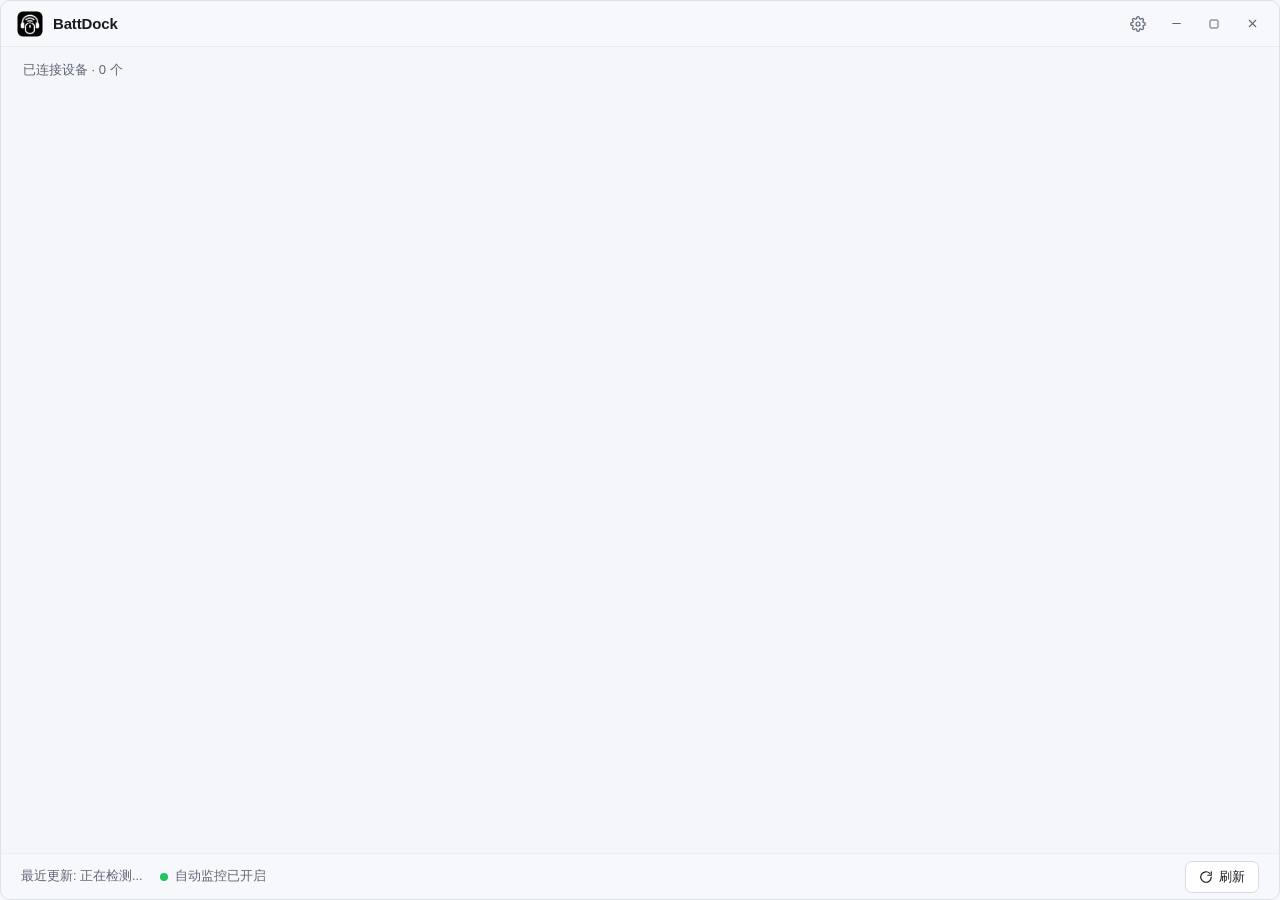
<file: ui/index.html>
<!DOCTYPE html>
<html lang="zh-CN">
<head>
<meta charset="UTF-8" />
<meta name="viewport" content="width=device-width, initial-scale=1.0" />
<title>BattDock</title>
<link rel="stylesheet" href="./common.css" />
<style>
  .main-body {
    flex: 1;
    min-height: 0;
    overflow-y: auto;
    padding: 14px 20px 16px;
    display: flex;
    flex-direction: column;
    gap: 10px;
  }

  .section-meta {
    flex-shrink: 0;
    font-size: 13px;
    color: var(--text-secondary);
    padding: 0 2px 2px;
    display: flex;
    align-items: center;
    justify-content: space-between;
  }

  .device-list {
    display: flex;
    flex-direction: column;
    gap: 10px;
  }

  /* 列表密度变体 */
  .density-compact .device-list { gap: 7px; }
  .density-compact .device-card { padding: 9px 14px; }
  .density-standard .device-list { gap: 9px; }
  .density-standard .device-card { padding: 11px 16px; }
  .density-comfortable .device-list { gap: 10px; }
  .density-comfortable .device-card { padding: 13px 16px; }

  /* 设备卡片：状态颜色 200ms 平滑过渡 */
  .device-card {
    flex-shrink: 0;
    background: var(--bg-card);
    border: 1px solid var(--border-card);
    border-radius: 11px;
    box-shadow: var(--shadow-card);
    transition: background-color 200ms var(--ease-out), border-color 200ms var(--ease-out), opacity 200ms var(--ease-out);
  }

  .device-card:hover {
    border-color: var(--border-input);
  }

  .device-card.level-tier2 {
    background: var(--warn-card-bg);
    border-color: var(--warn-card-border);
  }

  .device-card.level-tier3 {
    background: var(--crit-card-bg);
    border-color: var(--crit-card-border);
  }

  .device-card.level-offline {
    opacity: 0.72;
  }

  .card-row {
    display: flex;
    align-items: center;
    gap: 14px;
  }

  .dev-icon-box {
    width: 42px;
    height: 42px;
    border-radius: 10px;
    background: var(--bg-icon-box);
    color: var(--text-primary);
    display: flex;
    align-items: center;
    justify-content: center;
    flex-shrink: 0;
    transition: background-color 200ms var(--ease-out);
  }

  .level-tier2 .dev-icon-box { background: var(--warn-icon-bg); }
  .level-tier3 .dev-icon-box { background: var(--crit-icon-bg); }
  .hide-icons .dev-icon-box { display: none; }

  .dev-main {
    flex: 1;
    min-width: 0;
    display: flex;
    flex-direction: column;
    gap: 4px;
  }

  .dev-name-line {
    display: flex;
    align-items: center;
    gap: 8px;
    min-width: 0;
  }

  .dev-name {
    font-size: 14.5px;
    font-weight: 600;
    letter-spacing: -0.01em;
    color: var(--text-primary);
    white-space: nowrap;
    overflow: hidden;
    text-overflow: ellipsis;
  }

  .dev-sub {
    font-size: 12px;
    color: var(--text-secondary);
    display: flex;
    align-items: center;
    gap: 6px;
    flex-wrap: wrap;
  }

  .chg-inline {
    display: inline-flex;
    align-items: center;
    gap: 3px;
    color: var(--bat-charging);
    font-weight: 500;
    line-height: 1.35;
  }

  .status-bolt {
    display: block;
    flex: none;
    color: var(--bat-charging);
  }

  /* 电量进度条：350ms 宽度平滑过渡 + 200ms 状态色平滑过渡 */
  .progress-wrap {
    margin-top: 6px;
    width: 100%;
    height: 6px;
    border-radius: 999px;
    background: var(--track-bg);
    overflow: hidden;
  }

  .hide-bars .progress-wrap { display: none; }

  .progress-fill {
    height: 100%;
    border-radius: 999px;
    transition: width 350ms var(--ease-out), background-color 200ms var(--ease-out);
  }

  .fill-normal, .fill-charging { background: var(--bat-normal); }
  .fill-tier1 { background: var(--bat-tier1); }
  .fill-tier2 { background: var(--bat-tier2); }
  .fill-tier3 { background: var(--bat-tier3); }
  .fill-offline, .fill-unknown { background: var(--bat-offline); }

  .dev-right {
    flex-shrink: 0;
    display: flex;
    align-items: center;
    gap: 8px;
    margin-left: 6px;
  }

  .status-pill {
    display: inline-flex;
    align-items: center;
    gap: 4px;
    padding: 2px 8px;
    border-radius: 6px;
    font-size: 11.5px;
    font-weight: 500;
    transition: background-color 200ms var(--ease-out), color 200ms var(--ease-out);
  }

  .status-pill.warn {
    background: var(--warn-badge-bg);
    color: var(--warn-badge-text);
  }

  .status-pill.crit {
    background: var(--crit-badge-bg);
    color: var(--crit-badge-text);
  }

  .dev-pct {
    font-size: 18px;
    font-weight: 700;
    font-variant-numeric: tabular-nums;
    letter-spacing: -0.02em;
    color: var(--text-primary);
    min-width: 48px;
    text-align: right;
    display: inline-flex;
    align-items: center;
    justify-content: flex-end;
    gap: 4px;
    transition: color 200ms var(--ease-out);
  }

  .dev-pct.warn { color: var(--warn-pct-text); }
  .dev-pct.crit { color: var(--crit-pct-text); }
  .dev-pct.muted {
    color: var(--text-muted);
    font-size: 14px;
    font-weight: 600;
  }

  /* 多电池耳塞组合卡片 */
  .sub-grid {
    margin-top: 12px;
    padding-left: 56px;
    display: grid;
    grid-template-columns: repeat(3, 1fr);
    gap: 0;
  }

  .hide-icons .sub-grid { padding-left: 0; }

  .sub-item {
    padding: 0 16px 0 0;
    display: flex;
    flex-direction: column;
    gap: 6px;
  }

  .sub-item + .sub-item {
    padding-left: 16px;
    border-left: 1px solid var(--border-hairline);
  }

  .sub-head {
    display: flex;
    align-items: center;
    gap: 8px;
  }

  .sub-ico {
    color: var(--text-secondary);
    display: inline-flex;
    flex-shrink: 0;
  }

  .sub-meta {
    display: flex;
    flex-direction: column;
    line-height: 1.25;
  }

  .sub-title {
    font-size: 11.5px;
    color: var(--text-secondary);
  }

  .sub-pct {
    display: inline-flex;
    align-items: center;
    gap: 3px;
    font-size: 14.5px;
    font-weight: 700;
    font-variant-numeric: tabular-nums;
    color: var(--text-primary);
  }

  .sub-pct.unknown {
    font-size: 12.5px;
    font-weight: 500;
    color: var(--text-muted);
  }

  /* 空状态 */
  .empty-state {
    flex: 1;
    min-height: 240px;
    display: flex;
    flex-direction: column;
    align-items: center;
    justify-content: center;
    gap: 10px;
    text-align: center;
    background: var(--bg-card);
    border: 1px dashed var(--border-input);
    border-radius: 12px;
    padding: 28px 20px;
    color: var(--text-secondary);
  }

  .empty-ico {
    width: 52px;
    height: 52px;
    border-radius: 14px;
    background: var(--bg-icon-box);
    display: flex;
    align-items: center;
    justify-content: center;
    color: var(--text-muted);
  }

  .empty-title {
    font-size: 15px;
    font-weight: 600;
    color: var(--text-primary);
  }

  .empty-desc {
    font-size: 12.5px;
    max-width: 340px;
    color: var(--text-secondary);
  }

  /* 底部状态栏 */
  .statusbar {
    flex-shrink: 0;
    height: 46px;
    padding: 0 20px;
    background: var(--bg-titlebar);
    border-top: 1px solid var(--border-hairline);
    display: flex;
    align-items: center;
    justify-content: space-between;
    font-size: 12.5px;
    font-variant-numeric: tabular-nums;
    color: var(--text-secondary);
  }

  .status-left {
    display: flex;
    align-items: center;
    gap: 18px;
  }

  .monitor-state {
    display: inline-flex;
    align-items: center;
    gap: 7px;
  }

  .status-dot {
    width: 8px;
    height: 8px;
    border-radius: 50%;
    background: #22C55E;
    transition: background-color 200ms var(--ease-out);
  }

  .status-dot.paused {
    background: #94A3B8;
  }

  @media (prefers-reduced-motion: no-preference) {
    :root[data-anim="on"]:not([data-window-hidden]) .status-dot:not(.paused),
    :root[data-anim="on"]:not([data-window-hidden]) .is-charging > .status-bolt {
      animation: status-breathe 2.6s ease-in-out infinite;
    }
  }

  @keyframes status-breathe {
    0%, 100% { opacity: 1; transform: scale(1); }
    50% { opacity: 0.58; transform: scale(0.92); }
  }

  .refresh-btn.spinning svg {
    animation: spin 600ms linear 1;
  }

  .status-right {
    display: flex;
    align-items: center;
    gap: 10px;
  }

  .update-pill {
    display: none;
    align-items: center;
    gap: 6px;
    height: 30px;
    padding: 0 11px;
    border-radius: 999px;
    border: 1px solid rgba(59, 130, 246, 0.28);
    background: var(--brand-soft);
    color: var(--brand);
    font-size: 12px;
    font-weight: 600;
    cursor: pointer;
    transition: background-color 120ms var(--ease-out), transform 100ms var(--ease-out);
  }
  .update-pill.show { display: inline-flex; }
  .update-pill:hover { background: rgba(59, 130, 246, 0.18); }
  .update-pill:active { transform: scale(0.97); }

  @keyframes spin {
    from { transform: rotate(0deg); }
    to { transform: rotate(360deg); }
  }
</style>
</head>
<body>
  <div id="toast" class="toast-bar"></div>
  <div id="appShell" class="app-shell density-comfortable">
    <!-- 顶部标题栏 -->
    <div id="titlebar" class="titlebar">
      <div class="titlebar-left">
        <div class="app-logo" aria-hidden="true">
          <img src="../assets/app_logo.png" alt="BattDock" />
        </div>
        <span class="app-title">BattDock</span>
      </div>
      <div class="titlebar-controls">
        <button class="win-btn" title="设置" onclick="openSettings()">
          <svg width="16" height="16" viewBox="0 0 24 24" fill="none" stroke="currentColor" stroke-width="1.8" stroke-linecap="round" stroke-linejoin="round">
            <circle cx="12" cy="12" r="3"/>
            <path d="M19.4 15a1.65 1.65 0 0 0 .33 1.82l.06.06a2 2 0 1 1-2.83 2.83l-.06-.06a1.65 1.65 0 0 0-1.82-.33 1.65 1.65 0 0 0-1 1.51V21a2 2 0 1 1-4 0v-.09A1.65 1.65 0 0 0 9 19.4a1.65 1.65 0 0 0-1.82.33l-.06.06a2 2 0 1 1-2.83-2.83l.06-.06a1.65 1.65 0 0 0 .33-1.82 1.65 1.65 0 0 0-1.51-1H3a2 2 0 1 1 0-4h.09A1.65 1.65 0 0 0 4.6 9a1.65 1.65 0 0 0-.33-1.82l-.06-.06a2 2 0 1 1 2.83-2.83l.06.06a1.65 1.65 0 0 0 1.82.33H9a1.65 1.65 0 0 0 1-1.51V3a2 2 0 1 1 4 0v.09a1.65 1.65 0 0 0 1 1.51 1.65 1.65 0 0 0 1.82-.33l.06-.06a2 2 0 1 1 2.83 2.83l-.06.06a1.65 1.65 0 0 0-.33 1.82V9c.26.604.852.997 1.51 1H21a2 2 0 1 1 0 4h-.09a1.65 1.65 0 0 0-1.51 1z"/>
          </svg>
        </button>
        <button class="win-btn" title="最小化" onclick="minimizeWin()">
          <svg width="13" height="13" viewBox="0 0 24 24" fill="none" stroke="currentColor" stroke-width="2" stroke-linecap="round">
            <line x1="5" y1="12" x2="19" y2="12"/>
          </svg>
        </button>
        <button id="maxBtn" class="win-btn" title="最大化" onclick="toggleMax()">
          <svg width="12" height="12" viewBox="0 0 24 24" fill="none" stroke="currentColor" stroke-width="2" stroke-linejoin="round">
            <rect x="4" y="4" width="16" height="16" rx="2"/>
          </svg>
        </button>
        <button class="win-btn close" title="关闭" onclick="closeWin()">
          <svg width="13" height="13" viewBox="0 0 24 24" fill="none" stroke="currentColor" stroke-width="2" stroke-linecap="round">
            <line x1="6" y1="6" x2="18" y2="18"/>
            <line x1="18" y1="6" x2="6" y2="18"/>
          </svg>
        </button>
      </div>
    </div>

    <!-- 主内容区 -->
    <main class="main-body">
      <div class="section-meta">
        <span id="deviceCountText">已连接设备 · 0 个</span>
      </div>
      <div id="deviceList" class="device-list"></div>
    </main>

    <!-- 底部状态栏 -->
    <footer class="statusbar">
      <div class="status-left">
        <span id="updatedText">最近更新: 正在检测...</span>
        <span class="monitor-state">
          <span id="monitorDot" class="status-dot"></span>
          <span id="monitorText">自动监控已开启</span>
        </span>
      </div>
      <div class="status-right">
        <button id="updatePill" class="update-pill" onclick="openUpdateSettings()" title="点击查看并更新软件">
          <svg width="13" height="13" viewBox="0 0 24 24" fill="none" stroke="currentColor" stroke-width="2.2" stroke-linecap="round" stroke-linejoin="round"><path d="M12 19V5"/><polyline points="5 12 12 5 19 12"/></svg>
          <span id="updatePillText">发现新版本</span>
        </button>
        <button id="refreshBtn" class="btn refresh-btn" onclick="refreshNow()">
          <svg width="14" height="14" viewBox="0 0 24 24" fill="none" stroke="currentColor" stroke-width="2" stroke-linecap="round" stroke-linejoin="round">
            <path d="M21 12a9 9 0 1 1-2.64-6.36"/>
            <polyline points="21 3 21 9 15 9"/>
          </svg>
          <span id="refreshLabel">刷新</span>
        </button>
      </div>
    </footer>
  </div>

<script>
  let appState = null;
  let refreshTimer = null;
  // 按 device_id 复用卡片 DOM，确保进度条仅在真实电量变动时触发 350ms 过渡，零闪烁
  const cardRegistry = new Map();

  const ICONS = {
    mouse: `<svg width="20" height="20" viewBox="0 0 24 24" fill="currentColor" aria-hidden="true"><path d="M11.35 2.05V4.25C10.5 4.45 9.95 5.18 9.95 6.08V7.92C9.95 8.82 10.5 9.55 11.35 9.75V10.15H6V8C6 4.78 8.35 2.26 11.35 2.05Z"/><path d="M12.65 2.05C15.65 2.26 18 4.78 18 8V10.15H12.65V9.75C13.5 9.55 14.05 8.82 14.05 7.92V6.08C14.05 5.18 13.5 4.45 12.65 4.25V2.05Z"/><rect x="11.0" y="5.1" width="2.0" height="3.8" rx="1.0"/><path d="M6 11.45H18V15.35C18 19.12 15.38 22 12 22C8.62 22 6 19.12 6 15.35V11.45Z"/></svg>`,
    headset: `<svg width="20" height="20" viewBox="0 0 24 24" fill="currentColor" aria-hidden="true"><path d="M4.1 13.6C3.9 7.2 7.2 2.6 12 2.6C16.8 2.6 20.1 7.2 19.9 13.6H17.1C17.2 8.7 15.1 5.4 12 5.4C8.9 5.4 6.8 8.7 6.9 13.6H4.1Z"/><rect x="2.9" y="12.2" width="4.7" height="8.9" rx="2.15" transform="rotate(-9 5.25 16.65)"/><rect x="16.4" y="12.2" width="4.7" height="8.9" rx="2.15" transform="rotate(9 18.75 16.65)"/></svg>`,
    earbuds: `<svg width="20" height="20" viewBox="0 0 24 24" fill="currentColor" aria-hidden="true"><path d="M4.1 13.6C3.9 7.2 7.2 2.6 12 2.6C16.8 2.6 20.1 7.2 19.9 13.6H17.1C17.2 8.7 15.1 5.4 12 5.4C8.9 5.4 6.8 8.7 6.9 13.6H4.1Z"/><rect x="2.9" y="12.2" width="4.7" height="8.9" rx="2.15" transform="rotate(-9 5.25 16.65)"/><rect x="16.4" y="12.2" width="4.7" height="8.9" rx="2.15" transform="rotate(9 18.75 16.65)"/></svg>`,
    keyboard: `<svg width="20" height="20" viewBox="0 0 24 24" fill="currentColor" fill-rule="evenodd" clip-rule="evenodd" aria-hidden="true"><path d="M4.0 5.0H20.0C21.38 5.0 22.5 6.12 22.5 7.5V16.5C22.5 17.88 21.38 19.0 20.0 19.0H4.0C2.62 19.0 1.5 17.88 1.5 16.5V7.5C1.5 6.12 2.62 5.0 4.0 5.0Z M3.9 7.0H5.7C5.92 7.0 6.1 7.18 6.1 7.4V9.0C6.1 9.22 5.92 9.4 5.7 9.4H3.9C3.68 9.4 3.5 9.22 3.5 9.0V7.4C3.5 7.18 3.68 7.0 3.9 7.0Z M7.5 7.0H9.3C9.52 7.0 9.7 7.18 9.7 7.4V9.0C9.7 9.22 9.52 9.4 9.3 9.4H7.5C7.28 9.4 7.1 9.22 7.1 9.0V7.4C7.1 7.18 7.28 7.0 7.5 7.0Z M11.1 7.0H12.9C13.12 7.0 13.3 7.18 13.3 7.4V9.0C13.3 9.22 13.12 9.4 12.9 9.4H11.1C10.88 9.4 10.7 9.22 10.7 9.0V7.4C10.7 7.18 10.88 7.0 11.1 7.0Z M14.7 7.0H16.5C16.72 7.0 16.9 7.18 16.9 7.4V9.0C16.9 9.22 16.72 9.4 16.5 9.4H14.7C14.48 9.4 14.3 9.22 14.3 9.0V7.4C14.3 7.18 14.48 7.0 14.7 7.0Z M18.3 7.0H20.1C20.32 7.0 20.5 7.18 20.5 7.4V9.0C20.5 9.22 20.32 9.4 20.1 9.4H18.3C18.08 9.4 17.9 9.22 17.9 9.0V7.4C17.9 7.18 18.08 7.0 18.3 7.0Z M3.9 10.8H6.45C6.67 10.8 6.85 10.98 6.85 11.2V12.8C6.85 13.02 6.67 13.2 6.45 13.2H3.9C3.68 13.2 3.5 13.02 3.5 12.8V11.2C3.5 10.98 3.68 10.8 3.9 10.8Z M8.18 10.8H9.58C9.8 10.8 9.98 10.98 9.98 11.2V12.8C9.98 13.02 9.8 13.2 9.58 13.2H8.18C7.96 13.2 7.78 13.02 7.78 12.8V11.2C7.78 10.98 7.96 10.8 8.18 10.8Z M11.3 10.8H12.7C12.92 10.8 13.1 10.98 13.1 11.2V12.8C13.1 13.02 12.92 13.2 12.7 13.2H11.3C11.08 13.2 10.9 13.02 10.9 12.8V11.2C10.9 10.98 11.08 10.8 11.3 10.8Z M14.42 10.8H15.82C16.04 10.8 16.22 10.98 16.22 11.2V12.8C16.22 13.02 16.04 13.2 15.82 13.2H14.42C14.2 13.2 14.02 13.02 14.02 12.8V11.2C14.02 10.98 14.2 10.8 14.42 10.8Z M17.55 10.8H20.1C20.32 10.8 20.5 10.98 20.5 11.2V12.8C20.5 13.02 20.32 13.2 20.1 13.2H17.55C17.33 13.2 17.15 13.02 17.15 12.8V11.2C17.15 10.98 17.33 10.8 17.55 10.8Z M3.9 14.6H5.7C5.92 14.6 6.1 14.78 6.1 15.0V16.6C6.1 16.82 5.92 17.0 5.7 17.0H3.9C3.68 17.0 3.5 16.82 3.5 16.6V15.0C3.5 14.78 3.68 14.6 3.9 14.6Z M7.5 14.6H16.5C16.72 14.6 16.9 14.78 16.9 15.0V16.6C16.9 16.82 16.72 17.0 16.5 17.0H7.5C7.28 17.0 7.1 16.82 7.1 16.6V15.0C7.1 14.78 7.28 14.6 7.5 14.6Z M18.3 14.6H20.1C20.32 14.6 20.5 14.78 20.5 15.0V16.6C20.5 16.82 20.32 17.0 20.1 17.0H18.3C18.08 17.0 17.9 16.82 17.9 16.6V15.0C17.9 14.78 18.08 14.6 18.3 14.6Z"/></svg>`,
    other: `<svg width="20" height="20" viewBox="0 0 24 24" fill="currentColor" fill-rule="evenodd" clip-rule="evenodd" aria-hidden="true"><path d="M5.5 6.5H18.5C19.88 6.5 21 7.62 21 9V15C21 16.38 19.88 17.5 18.5 17.5H5.5C4.12 17.5 3 16.38 3 15V9C3 7.62 4.12 6.5 5.5 6.5Z M7.5 10.6C6.73 10.6 6.1 11.23 6.1 12C6.1 12.77 6.73 13.4 7.5 13.4C8.27 13.4 8.9 12.77 8.9 12C8.9 11.23 8.27 10.6 7.5 10.6Z M11.4 11.0H17.2C17.64 11.0 18.0 11.36 18.0 11.8V12.2C18.0 12.64 17.64 13.0 17.2 13.0H11.4C10.96 13.0 10.6 12.64 10.6 12.2V11.8C10.6 11.36 10.96 11.0 11.4 11.0Z"/></svg>`,
    budLeft: `<svg width="16" height="16" viewBox="0 0 24 24" fill="none" stroke="currentColor" stroke-width="1.8" stroke-linecap="round"><circle cx="11" cy="8" r="3.5"/><path d="M12.5 11.2V19"/></svg>`,
    budRight: `<svg width="16" height="16" viewBox="0 0 24 24" fill="none" stroke="currentColor" stroke-width="1.8" stroke-linecap="round"><circle cx="13" cy="8" r="3.5"/><path d="M11.5 11.2V19"/></svg>`,
    budCase: `<svg width="16" height="16" viewBox="0 0 24 24" fill="none" stroke="currentColor" stroke-width="1.8" stroke-linecap="round"><rect x="4" y="6" width="16" height="12" rx="4"/><line x1="4" y1="11" x2="20" y2="11"/></svg>`,
    bolt: `<svg class="status-bolt" width="13" height="13" viewBox="0 0 24 24" fill="currentColor" aria-hidden="true"><path d="M13 2L4 14h7l-1 8 10-12h-7l0-8z"/></svg>`,
    lowBat: `<svg width="16" height="16" viewBox="0 0 24 24" fill="none" stroke="currentColor" stroke-width="2" stroke-linecap="round"><rect x="2" y="7" width="17" height="10" rx="2"/><line x1="22" y1="10" x2="22" y2="14"/><rect x="5" y="10" width="3.5" height="4" fill="currentColor" stroke="none"/></svg>`
  };

  function escHtml(str) {
    return String(str ?? "").replace(/[&<>"']/g, (c) => ({ "&": "&amp;", "<": "&lt;", ">": "&gt;", '"': "&quot;", "'": "&#39;" }[c]));
  }

  let _dragResetFn = null;
  (function attachWindowDrag() {
    const bar = document.getElementById("titlebar");
    let dragging = false, moved = false, sx = 0, sy = 0;
    _dragResetFn = () => { dragging = false; moved = false; };
    bar.addEventListener("mousedown", (e) => {
      if (e.button !== 0 || e.target.closest("button")) return;
      dragging = true; moved = false; sx = e.screenX; sy = e.screenY;
      window.pywebview?.api?.begin_drag(sx, sy);
    });
    // 鼠标点击标题栏按钮时不驻留键盘焦点框，仍完整保留 Tab 键盘导航与 :focus-visible 无障碍支持
    bar.querySelectorAll("button.win-btn").forEach((btn) => {
      btn.addEventListener("mousedown", (e) => {
        if (e.button === 0) e.preventDefault();
      });
    });
    bar.addEventListener("dblclick", (e) => { if (!e.target.closest("button")) toggleMax(); });
    window.addEventListener("mousemove", (e) => {
      if (!dragging) return;
      if (Math.abs(e.screenX - sx) > 3 || Math.abs(e.screenY - sy) > 3) moved = true;
      if (moved) window.pywebview?.api?.drag_move(e.screenX, e.screenY);
    });
    window.addEventListener("mouseup", () => {
      if (!dragging) return;
      dragging = false;
      if (moved) window.pywebview?.api?.end_drag();
    });
  })();

  function subBarClass(pct, chg) {
    if (pct === null || pct === undefined) return "fill-unknown";
    if (chg || pct > 30) return "fill-normal";
    if (pct > 20) return "fill-tier1";
    if (pct > 10) return "fill-tier2";
    return "fill-tier3";
  }

  function createCardElement(dev) {
    const el = document.createElement("article");
    el.dataset.did = dev.device_id;
    el.dataset.multi = dev.sub_batteries ? "1" : "0";
    if (dev.sub_batteries) {
      el.innerHTML = `
        <div class="card-row">
          <div class="dev-icon-box">${ICONS.earbuds}</div>
          <div class="dev-main">
            <div class="dev-name-line"><span class="dev-name"></span></div>
            <div class="dev-sub"></div>
          </div>
        </div>
        <div class="sub-grid">
          <div class="sub-item" data-part="left">
            <div class="sub-head"><span class="sub-ico">${ICONS.budLeft}</span><div class="sub-meta"><span class="sub-title">左耳电量</span><span class="sub-pct"></span></div></div>
            <div class="progress-wrap"><div class="progress-fill"></div></div>
          </div>
          <div class="sub-item" data-part="right">
            <div class="sub-head"><span class="sub-ico">${ICONS.budRight}</span><div class="sub-meta"><span class="sub-title">右耳电量</span><span class="sub-pct"></span></div></div>
            <div class="progress-wrap"><div class="progress-fill"></div></div>
          </div>
          <div class="sub-item" data-part="case">
            <div class="sub-head"><span class="sub-ico">${ICONS.budCase}</span><div class="sub-meta"><span class="sub-title">充电盒电量</span><span class="sub-pct"></span></div></div>
            <div class="progress-wrap"><div class="progress-fill"></div></div>
          </div>
        </div>`;
    } else {
      el.innerHTML = `
        <div class="card-row">
          <div class="dev-icon-box"></div>
          <div class="dev-main">
            <div class="dev-name-line"><span class="dev-name"></span></div>
            <div class="dev-sub"></div>
            <div class="progress-wrap"><div class="progress-fill"></div></div>
          </div>
          <div class="dev-right"></div>
        </div>`;
    }
    return el;
  }

  function patchCardElement(el, dev) {
    const lvl = dev.alert_level || "normal";
    el.className = `device-card level-${lvl}`;
    const fullName = dev.display_name || dev.name || "";
    const nameEl = el.querySelector(".dev-name");
    nameEl.textContent = fullName;
    nameEl.title = fullName;

    const conn = escHtml(dev.connection_label || "");
    const isStale = Boolean(dev.stale || !dev.online);
    const livePct = isStale ? null : (dev.live_percent !== undefined ? dev.live_percent : dev.percent);
    const hasPct = livePct !== null && livePct !== undefined;
    const fullyCharged = dev.full || (dev.charging && hasPct && livePct >= 100);
    const isCharging = dev.connected && !dev.asleep && !isStale && dev.charging && !fullyCharged;
    const chargeStatus = `<span class="chg-inline${isCharging ? " is-charging" : ""}">${ICONS.bolt}<span>${fullyCharged ? "已充满" : "充电中"}</span></span>`;

    if (dev.sub_batteries) {
      let subHtml = "";
      if (isCharging || (!isStale && dev.connected && !dev.asleep && fullyCharged)) {
        subHtml = conn ? `<span>${conn}</span><span>·</span>${chargeStatus}` : chargeStatus;
      } else if (!dev.connected) {
        subHtml = conn ? `<span>${conn}</span><span>·</span><span>未连接</span>` : `<span>未连接</span>`;
      } else if (isStale) {
        const staleLabel = dev.asleep ? "休眠中" : "读取失败";
        subHtml = conn ? `<span>${conn}</span><span>·</span><span>${staleLabel}</span>` : `<span>${staleLabel}</span>`;
      } else if (conn) {
        subHtml = `<span>${conn}</span>`;
      }
      const subEl = el.querySelector(".dev-sub");
      if (subEl.dataset.sig !== subHtml) {
        subEl.innerHTML = subHtml;
        subEl.dataset.sig = subHtml;
      }
      const sb = dev.sub_batteries;
      const parts = [
        ["left", isStale ? null : sb.left_percent, isStale ? false : sb.left_charging],
        ["right", isStale ? null : sb.right_percent, isStale ? false : sb.right_charging],
        ["case", isStale ? null : sb.case_percent, isStale ? false : sb.case_charging],
      ];
      parts.forEach(([key, pct, chg]) => {
        const item = el.querySelector(`.sub-item[data-part="${key}"]`);
        const known = pct !== null && pct !== undefined;
        const pctEl = item.querySelector(".sub-pct");
        const partCharging = known && chg && pct < 100;
        pctEl.className = `sub-pct${known ? "" : " unknown"}${partCharging ? " is-charging" : ""}`;
        const pctHtml = known ? `<span>${escHtml(pct)}%</span>${chg ? ICONS.bolt : ""}` : "—";
        if (pctEl.dataset.sig !== pctHtml) {
          pctEl.innerHTML = pctHtml;
          pctEl.dataset.sig = pctHtml;
        }
        const fill = item.querySelector(".progress-fill");
        fill.className = `progress-fill ${subBarClass(pct, chg)}`;
        const nextW = `${known ? Math.max(0, Math.min(100, pct)) : 0}%`;
        if (fill.style.width !== nextW) fill.style.width = nextW;
      });
      return;
    }

    const iconBox = el.querySelector(".dev-icon-box");
    const iconHtml = ICONS[dev.kind] || ICONS.other;
    if (iconBox.dataset.kind !== dev.kind) {
      iconBox.innerHTML = iconHtml;
      iconBox.dataset.kind = dev.kind || "other";
    }

    // 副标题规范：“连接方式” 或 “连接方式 · 特殊状态”（过期/休眠不冒充实时值，仅在副标题弱提示上次采样参考）
    let statePart = "";
    if (!dev.connected) statePart = `<span>未连接</span>`;
    else if (dev.asleep) statePart = `<span>休眠中</span>`;
    else if (isStale) statePart = `<span>${escHtml(dev.status_detail || "读取失败")}</span>`;
    else if (fullyCharged || isCharging) statePart = chargeStatus;
    else if (!dev.online && !hasPct) statePart = `<span>未连接</span>`;

    if (isStale && dev.percent !== null && dev.percent !== undefined) {
      const refTime = dev.last_success_str ? ` (${escHtml(dev.last_success_str)})` : "";
      statePart = statePart
        ? `${statePart}<span>·</span><span class="tabular-nums">上次 ${dev.percent}%${refTime}</span>`
        : `<span class="tabular-nums">上次 ${dev.percent}%${refTime}</span>`;
    }

    const subHtml = conn && statePart
      ? `<span>${conn}</span><span>·</span>${statePart}`
      : (conn ? `<span>${conn}</span>` : statePart);
    const subEl = el.querySelector(".dev-sub");
    if (subEl.dataset.sig !== subHtml) {
      subEl.innerHTML = subHtml;
      subEl.dataset.sig = subHtml;
    }

    const fill = el.querySelector(".progress-fill");
    const nextCls = `progress-fill fill-${lvl}`;
    if (fill.className !== nextCls) fill.className = nextCls;
    const nextW = `${hasPct ? Math.max(0, Math.min(100, livePct)) : 0}%`;
    if (fill.style.width !== nextW) fill.style.width = nextW;

    let rightHtml = "";
    if (!hasPct) {
      rightHtml = `<span class="dev-pct muted">—</span>`;
    } else if (lvl === "tier3") {
      rightHtml = `<span style="color:var(--crit-pct-text);display:inline-flex">${ICONS.lowBat}</span><span class="status-pill crit">电量紧急</span><span class="dev-pct crit">${livePct}%</span>`;
    } else if (lvl === "tier2") {
      rightHtml = `<span style="color:var(--warn-pct-text);display:inline-flex">${ICONS.lowBat}</span><span class="status-pill warn">低电量</span><span class="dev-pct warn">${livePct}%</span>`;
    } else if (isCharging) {
      rightHtml = `<span class="dev-pct is-charging">${ICONS.bolt}<span>${livePct}%</span></span>`;
    } else {
      rightHtml = `<span class="dev-pct">${livePct}%</span>`;
    }
    const rightEl = el.querySelector(".dev-right");
    if (rightEl.dataset.sig !== rightHtml) {
      rightEl.innerHTML = rightHtml;
      rightEl.dataset.sig = rightHtml;
    }
  }

  function applyState(state) {
    appState = state;
    if (state.device_icons) {
      Object.assign(ICONS, state.device_icons);
    }
    const cfg = state.config || {};
    const zoomVal = (cfg.ui_scale || 100) / 100;
    document.documentElement.dataset.theme = state.effective_theme || "light";
    document.documentElement.dataset.os = state.is_win11 === false ? "win10" : "win11";
    document.documentElement.dataset.colors = cfg.color_scheme || "standard";
    document.documentElement.dataset.anim = state.effective_animations === false ? "off" : "on";
    document.documentElement.style.setProperty("--ui-zoom", String(zoomVal));
    document.body.style.zoom = `${zoomVal}`;

    const shell = document.getElementById("appShell");
    shell.classList.remove("density-compact", "density-standard", "density-comfortable");
    shell.classList.add(`density-${cfg.list_density || "comfortable"}`);
    shell.classList.toggle("hide-bars", cfg.show_progress_bar === false);
    shell.classList.toggle("hide-icons", cfg.show_device_icon === false);
    shell.classList.toggle("maximized", Boolean(state.main_maximized));
    document.documentElement.classList.toggle("win-maximized", Boolean(state.main_maximized));

    const devs = state.devices || [];
    document.getElementById("deviceCountText").textContent = `已连接设备 · ${devs.length} 个`;

    const listEl = document.getElementById("deviceList");
    if (devs.length === 0) {
      cardRegistry.clear();
      if (!listEl.querySelector(".empty-state")) {
        listEl.innerHTML = `
          <div class="empty-state">
            <div class="empty-ico">${ICONS.mouse}</div>
            <div class="empty-title">暂未检测到已连接的无线外设</div>
            <div class="empty-desc">请确认 2.4GHz 接收器已插入或蓝牙外设已连接，也可以点击下方按钮手动重新扫描。</div>
            <button class="btn btn-primary" onclick="refreshNow()">立即扫描设备</button>
          </div>`;
      }
    } else {
      const empty = listEl.querySelector(".empty-state");
      if (empty) empty.remove();
      const aliveIds = new Set(devs.map((d) => d.device_id));
      for (const [id, node] of cardRegistry.entries()) {
        if (!aliveIds.has(id)) {
          node.remove();
          cardRegistry.delete(id);
        }
      }
      devs.forEach((dev, idx) => {
        let node = cardRegistry.get(dev.device_id);
        const wantMulti = dev.sub_batteries ? "1" : "0";
        if (!node || node.dataset.multi !== wantMulti) {
          if (node) node.remove();
          node = createCardElement(dev);
          cardRegistry.set(dev.device_id, node);
        }
        patchCardElement(node, dev);
        if (listEl.children[idx] !== node) {
          listEl.insertBefore(node, listEl.children[idx] || null);
        }
      });
    }

    document.getElementById("updatedText").textContent = state.updated_str
      ? `最近更新: ${state.updated_str}`
      : "最近更新: 尚未刷新";

    const dot = document.getElementById("monitorDot");
    const mText = document.getElementById("monitorText");
    dot.classList.toggle("paused", !state.auto_monitor);
    mText.textContent = state.auto_monitor ? "自动监控已开启" : "自动监控已暂停";

    const upd = state.update_state || {};
    const pill = document.getElementById("updatePill");
    const pillText = document.getElementById("updatePillText");
    if (pill && pillText) {
      const busy = upd.status === "downloading" || upd.status === "verifying" || upd.status === "preparing" || upd.status === "restarting";
      const showUpd = (!upd.dismissed && upd.status === "available") || busy;
      pill.classList.toggle("show", showUpd);
      if (upd.status === "downloading") {
        pillText.textContent = `正在下载更新… ${upd.progress || 0}%`;
      } else if (upd.status === "verifying") {
        pillText.textContent = "正在校验文件…";
      } else if (upd.status === "preparing") {
        pillText.textContent = "正在准备安装…";
      } else if (upd.status === "restarting") {
        pillText.textContent = "正在重启软件…";
      } else if (upd.latest_version) {
        pillText.textContent = `发现新版 v${upd.latest_version}`;
      }
    }
  }

  function refreshNow() {
    const btn = document.getElementById("refreshBtn");
    const lbl = document.getElementById("refreshLabel");
    btn.classList.remove("spinning");
    void btn.offsetWidth;
    btn.classList.add("spinning");
    lbl.textContent = "刷新中...";
    window.pywebview?.api?.refresh_now();
    clearTimeout(refreshTimer);
    refreshTimer = setTimeout(() => {
      btn.classList.remove("spinning");
      lbl.textContent = "刷新";
    }, 620);
  }

  let _awaitPointerSince = 0;
  let _lastPointerX = -9999;
  let _lastPointerY = -9999;
  let _stalePointerX = -9999;
  let _stalePointerY = -9999;

  window.addEventListener("pointermove", (e) => {
    const cx = e.clientX;
    const cy = e.clientY;
    const prevX = _lastPointerX;
    const prevY = _lastPointerY;
    _lastPointerX = cx;
    _lastPointerY = cy;
    if (!document.documentElement.classList.contains("ui-await-pointer")) return;
    if (document.hidden) return;
    const elapsed = performance.now() - _awaitPointerSince;
    // 忽略窗口刚显现瞬间 Chromium 使用旧坐标补发的合成 pointermove
    if (elapsed < 120) return;
    const movedFromStale = Math.abs(cx - _stalePointerX) > 3 || Math.abs(cy - _stalePointerY) > 3;
    const movedFromPrev = Math.abs(cx - prevX) > 2 || Math.abs(cy - prevY) > 2;
    if (movedFromStale || movedFromPrev) {
      document.documentElement.classList.remove("ui-await-pointer");
    }
  }, { passive: true });

  window.addEventListener("pointerdown", (e) => {
    _lastPointerX = e.clientX;
    _lastPointerY = e.clientY;
    document.documentElement.classList.remove("ui-await-pointer");
  }, { passive: true });

  function resetInteractionState(isHiding) {
    if (_dragResetFn) _dragResetFn();
    const active = document.activeElement;
    if (active && active !== document.body && typeof active.blur === "function") {
      active.blur();
    }
    try {
      const sel = window.getSelection && window.getSelection();
      if (sel && sel.rangeCount > 0) sel.removeAllRanges();
    } catch (_) {}

    if (isHiding) {
      _stalePointerX = _lastPointerX;
      _stalePointerY = _lastPointerY;
      clearTimeout(refreshTimer);
      const btn = document.getElementById("refreshBtn");
      if (btn) btn.classList.remove("spinning");
      const lbl = document.getElementById("refreshLabel");
      if (lbl) lbl.textContent = "刷新";
    }

    // 持续保持 ui-await-pointer 直到用户真实移动鼠标进入窗口，彻底免疫 Chromium 缓存旧悬停坐标导致的关闭按钮变红
    _awaitPointerSince = performance.now();
    document.documentElement.classList.add("ui-await-pointer");
    void document.documentElement.offsetHeight;
  }
  window.resetInteractionState = resetInteractionState;

  window.addEventListener("blur", () => resetInteractionState(false));

  let nativeWindowHidden = false;
  function syncStatusVisibility() {
    document.documentElement.toggleAttribute("data-window-hidden", nativeWindowHidden || document.hidden);
  }
  window.setStatusWindowHidden = (hidden) => {
    nativeWindowHidden = hidden;
    syncStatusVisibility();
  };
  syncStatusVisibility();

  // 清除隐藏或恢复后的残留选中和悬停状态。
  document.addEventListener("visibilitychange", () => {
    syncStatusVisibility();
    if (document.hidden) {
      resetInteractionState(true);
    } else {
      resetInteractionState(false);
    }
  });

  function openSettings() { resetInteractionState(false); window.pywebview?.api?.open_settings("general"); }
  function openUpdateSettings() { resetInteractionState(false); window.pywebview?.api?.open_settings("about"); }
  function minimizeWin() { resetInteractionState(true); window.pywebview?.api?.minimize_window(); }
  function toggleMax() { window.pywebview?.api?.toggle_maximize(); }
  function closeWin() { resetInteractionState(true); window.pywebview?.api?.close_window(); }

  window.addEventListener("keydown", (e) => {
    if (e.key === "F5" || (e.ctrlKey && e.key.toLowerCase() === "r")) {
      e.preventDefault();
      refreshNow();
    } else if (e.ctrlKey && e.key === ",") {
      e.preventDefault();
      openSettings();
    }
  });

  let _uiReadySent = false;
  function notifyReadyOnce() {
    if (_uiReadySent) return;
    _uiReadySent = true;
    requestAnimationFrame(() => {
      requestAnimationFrame(() => {
        window.pywebview?.api?.ui_ready();
      });
    });
  }

  window.addEventListener("pywebviewready", () => {
    window.pywebview.api.get_initial_state().then((st) => {
      applyState(st);
      notifyReadyOnce();
    });
  });
</script>
</body>
</html>
</file>
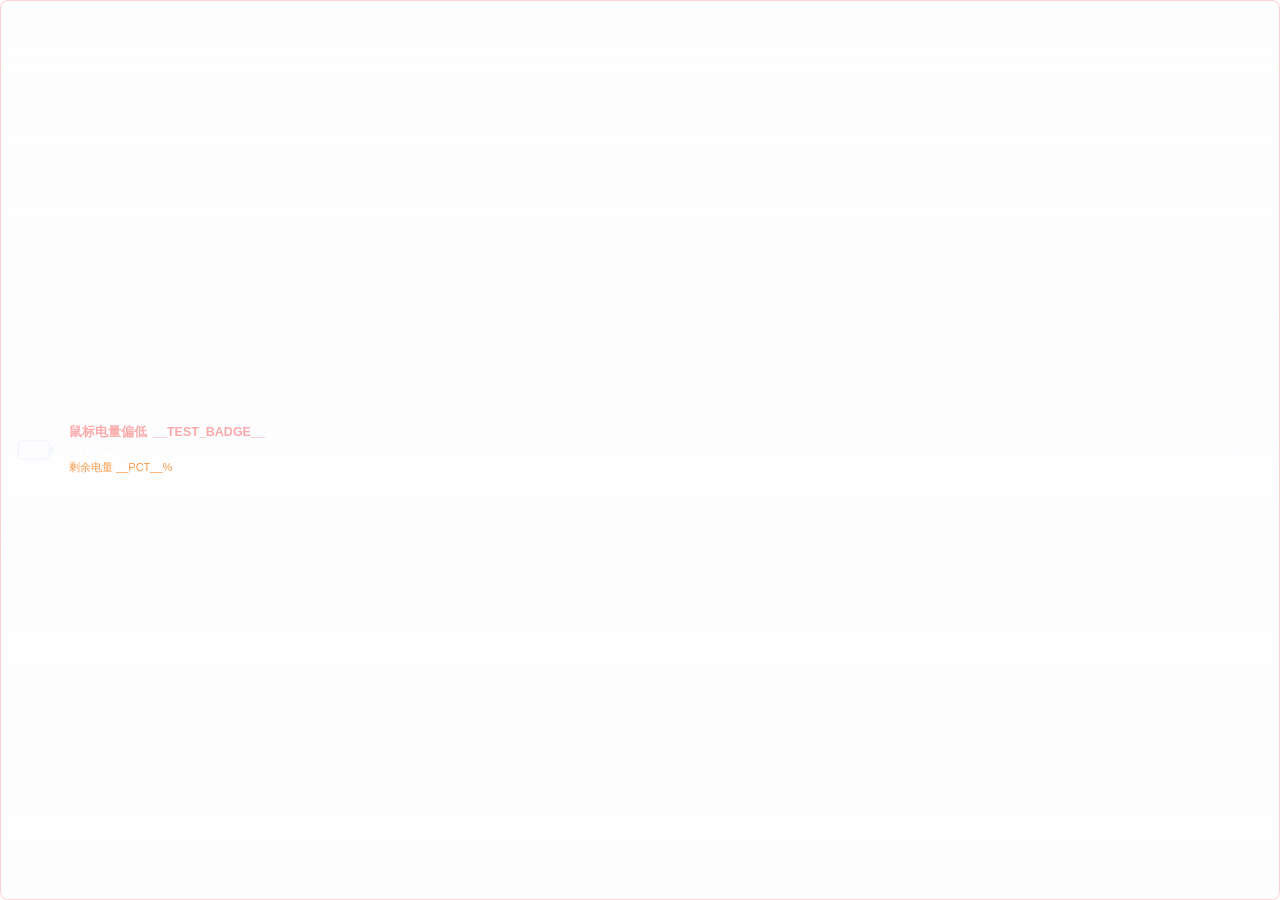
<file: ui/alert.html>
<!DOCTYPE html>
<html lang="zh-CN">
<head>
<meta charset="UTF-8" />
<style>
  * { box-sizing: border-box; margin: 0; padding: 0; user-select: none; }
  html, body {
    width: 100%;
    height: 100%;
    overflow: hidden;
    background: transparent;
    font-family: "Segoe UI Variable", "Segoe UI", "Microsoft YaHei UI", sans-serif;
    color: rgba(248, 250, 255, 0.95);
    -webkit-font-smoothing: antialiased;
  }
  .toast {
    width: 100%;
    height: 100%;
    border-radius: 8px;
    /* 延续主窗口 Liquid Glass 材质，柔和玻璃底色 + 低对比度警告色细边框 */
    background:
      linear-gradient(180deg, rgba(255, 255, 255, 0.10) 0%, rgba(235, 242, 252, 0.025) 40%, rgba(210, 222, 238, 0.01) 100%),
      rgba(228, 236, 248, 0.055);
    border: 1px solid rgba(248, 113, 113, 0.30);
    box-shadow:
      inset 0 1px 0.5px rgba(255, 255, 255, 0.26),
      inset 0 -0.5px 0 rgba(255, 255, 255, 0.06);
    display: flex;
    align-items: center;
    padding: 14px 16px;
    gap: 14px;
    animation: popIn 0.28s cubic-bezier(0.22, 1.08, 0.36, 1) both;
  }
  @keyframes popIn {
    from { opacity: 0; transform: translateY(8px) scale(0.97); }
    to { opacity: 1; transform: translateY(0) scale(1); }
  }
  /* 左侧 38px 透明背景电池图标 */
  .bat-icon {
    width: 38px;
    height: 22px;
    flex-shrink: 0;
  }
  /* 中间三行清晰排版 */
  .content {
    flex: 1;
    min-width: 0;
    display: flex;
    flex-direction: column;
    gap: 3px;
  }
  .line-title {
    display: flex;
    align-items: center;
    gap: 6px;
    font-size: 12.5px;
    font-weight: 600;
    color: rgba(252, 165, 165, 0.96);
    line-height: 1.25;
  }
  .test-tag {
    font-size: 10px;
    font-weight: 500;
    color: rgba(255, 255, 255, 0.86);
    background: rgba(255, 255, 255, 0.14);
    border: 1px solid rgba(255, 255, 255, 0.18);
    padding: 0 5px;
    border-radius: 999px;
    line-height: 1.45;
  }
  .line-device {
    font-size: 12px;
    font-weight: 500;
    color: rgba(248, 250, 255, 0.94);
    line-height: 1.25;
    white-space: nowrap;
    overflow: hidden;
    text-overflow: ellipsis;
  }
  .line-pct {
    font-size: 11px;
    font-weight: 400;
    color: rgba(251, 146, 60, 0.95);
    line-height: 1.25;
    font-variant-numeric: tabular-nums;
  }
  /* 右侧小巧「知道了」按钮（垂直居中，不挤压设备名称） */
  .ok-btn {
    border: 1px solid rgba(255, 255, 255, 0.16);
    background: rgba(255, 255, 255, 0.09);
    color: rgba(248, 250, 255, 0.92);
    font-family: inherit;
    font-size: 11px;
    font-weight: 500;
    padding: 4px 10px;
    border-radius: 999px;
    cursor: pointer;
    flex-shrink: 0;
    box-shadow: inset 0 1px 0 rgba(255, 255, 255, 0.18);
    transition: background 0.18s ease, transform 0.18s ease, color 0.18s ease;
  }
  .ok-btn:hover {
    background: rgba(255, 255, 255, 0.18);
    color: #FFFFFF;
  }
  .ok-btn:active {
    transform: scale(0.94);
  }
</style>
</head>
<body>
  <div class="toast">
    <svg class="bat-icon" viewBox="0 0 38 22" fill="none">
      <rect x="1.2" y="1.6" width="31" height="18.8" rx="4.5" stroke="rgba(242,246,252,0.88)" stroke-width="1.8"/>
      <rect x="33.8" y="6.8" width="2.8" height="8.4" rx="1.2" fill="rgba(242,246,252,0.84)"/>
      <rect x="4.2" y="4.6" width="__FILL_W__" height="12.8" rx="2.2" fill="__FILL_COL__"/>
    </svg>
    <div class="content">
      <div class="line-title"><span>鼠标电量偏低</span>__TEST_BADGE__</div>
      <div class="line-device">__DEVICE__</div>
      <div class="line-pct">剩余电量 __PCT__%</div>
    </div>
    <button class="ok-btn" onclick="window.pywebview && window.pywebview.api.close_alert()">知道了</button>
  </div>
</body>
</html>
</file>
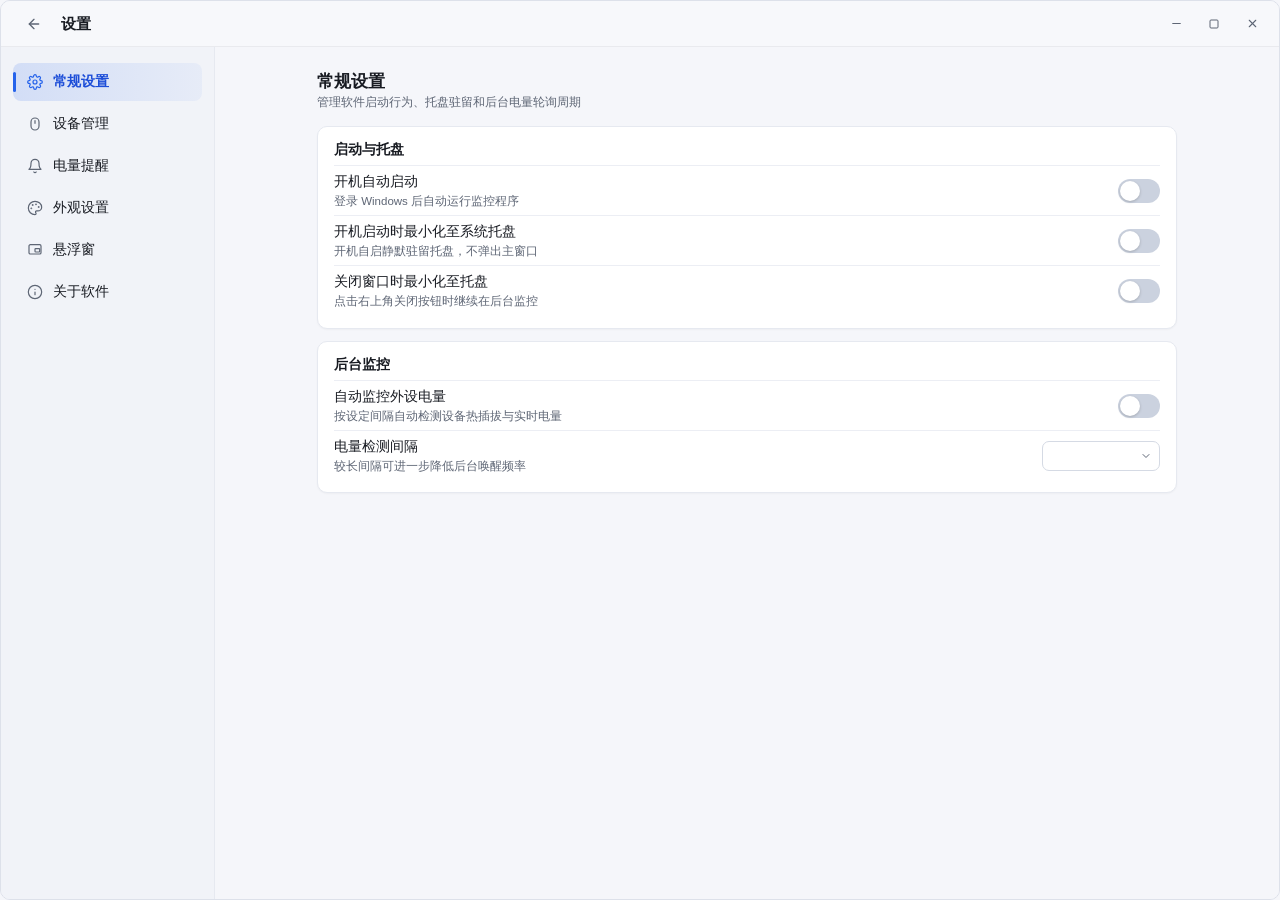
<file: ui/settings.html>
<!DOCTYPE html>
<html lang="zh-CN">
<head>
<meta charset="UTF-8" />
<meta name="viewport" content="width=device-width, initial-scale=1.0" />
<title>BattDock 设置</title>
<link rel="stylesheet" href="./common.css" />
<style>
  .settings-layout {
    flex: 1;
    min-height: 0;
    display: flex;
    overflow: hidden;
  }

  /* 左侧导航栏（稳定不动，选中态 150ms 平滑过渡） */
  .sidebar {
    width: 196px;
    flex-shrink: 0;
    background: var(--bg-sidebar);
    border-right: 1px solid var(--border-card);
    padding: 14px 10px;
    display: flex;
    flex-direction: column;
    gap: 4px;
  }

  .nav-item {
    position: relative;
    height: 38px;
    padding: 0 12px 0 14px;
    border: none;
    border-radius: 8px;
    background: transparent;
    color: var(--text-primary);
    font-family: inherit;
    font-size: 13.5px;
    font-weight: 500;
    display: flex;
    align-items: center;
    gap: 10px;
    cursor: pointer;
    text-align: left;
    transition: background-color 150ms var(--ease-out), color 150ms var(--ease-out), transform 100ms var(--ease-out);
  }

  .nav-item svg {
    color: var(--text-secondary);
    flex-shrink: 0;
    transition: color 150ms var(--ease-out);
  }

  .nav-item:hover { background: var(--bg-hover); }
  .nav-item:active { transform: scale(0.985); }

  .nav-item.active {
    background: linear-gradient(90deg, rgba(37, 99, 235, 0.15) 0%, rgba(37, 99, 235, 0.05) 100%);
    color: var(--brand-text);
    font-weight: 600;
  }

  .nav-item.active svg { color: var(--brand); }

  .nav-item::before {
    content: "";
    position: absolute;
    left: 0;
    top: 9px;
    bottom: 9px;
    width: 3px;
    border-radius: 999px;
    background: var(--brand);
    opacity: 0;
    transform: scaleY(0.4);
    transition: opacity 150ms var(--ease-out), transform 150ms var(--ease-out);
  }

  .nav-item.active::before {
    opacity: 1;
    transform: scaleY(1);
  }

  /* 右侧内容区（仅此处播放过渡动画，支持普通与最大化/宽屏自适应布局） */
  .content-pane {
    flex: 1;
    min-width: 0;
    overflow-y: auto;
    padding: 16px 24px 20px;
    background: var(--bg-app);
  }

  .page {
    display: none;
    flex-direction: column;
    gap: 10px;
    width: 100%;
    max-width: 680px;
    margin: 0 auto;
  }

  .page.active {
    display: flex;
  }

  .app-shell.maximized .sidebar {
    width: 214px;
    padding: 16px 12px;
  }

  .app-shell.maximized .content-pane {
    padding: 22px 40px 28px;
  }

  .app-shell.maximized .page {
    max-width: 860px;
    gap: 12px;
  }

  @media (min-width: 1040px) {
    .sidebar {
      width: 214px;
      padding: 16px 12px;
    }

    .content-pane {
      padding: 22px 40px 28px;
    }

    .page {
      max-width: 860px;
      gap: 12px;
    }
  }

  /* 各类轻量过渡动画（可随时打断重播，零弹簧回弹） */
  .page.anim-win-enter { animation: winEnter 220ms var(--ease-out) both; }
  .page.anim-tab { animation: tabSwitch 180ms var(--ease-out) both; }
  .page.anim-slide-in { animation: subSlideIn 220ms var(--ease-out) both; }
  .page.anim-slide-back { animation: subSlideBack 220ms var(--ease-out) both; }

  @keyframes winEnter {
    from { opacity: 0; transform: translateY(8px); }
    to { opacity: 1; transform: translateY(0); }
  }

  @keyframes tabSwitch {
    from { opacity: 0; transform: translateY(6px); }
    to { opacity: 1; transform: translateY(0); }
  }

  @keyframes subSlideIn {
    from { opacity: 0; transform: translateX(14px); }
    to { opacity: 1; transform: translateX(0); }
  }

  @keyframes subSlideBack {
    from { opacity: 0; transform: translateX(-14px); }
    to { opacity: 1; transform: translateX(0); }
  }

  .page-header {
    display: flex;
    flex-direction: column;
    gap: 2px;
    padding: 2px 0 2px;
  }

  .page-title {
    font-size: 17px;
    font-weight: 700;
    color: var(--text-primary);
    line-height: 1.25;
  }

  .page-desc {
    font-size: 12px;
    color: var(--text-secondary);
  }

  /* 分组卡片 */
  .card {
    background: var(--bg-card);
    border: 1px solid var(--border-card);
    border-radius: 10px;
    padding: 12px 16px;
    box-shadow: var(--shadow-card);
  }

  .card-header {
    display: flex;
    align-items: flex-start;
    justify-content: space-between;
    gap: 12px;
    margin-bottom: 6px;
  }

  .card-title { font-size: 14px; font-weight: 600; color: var(--text-primary); }
  .card-sub { font-size: 11.5px; color: var(--text-secondary); margin-top: 1px; }

  .row {
    min-height: 40px;
    padding: 6px 0;
    display: flex;
    align-items: center;
    justify-content: space-between;
    gap: 14px;
    border-top: 1px solid var(--border-hairline);
  }

  .row:first-of-type { border-top: none; }
  .row.disabled { opacity: 0.45; pointer-events: none; }

  .row-left { display: flex; align-items: center; gap: 10px; min-width: 0; flex: 1; }
  .row-ico { color: var(--text-secondary); display: inline-flex; flex-shrink: 0; }
  .row-text { display: flex; flex-direction: column; min-width: 0; }
  .row-label { font-size: 13.5px; font-weight: 500; color: var(--text-primary); }
  .row-hint { font-size: 11.5px; color: var(--text-secondary); margin-top: 1px; }
  .row-right { display: flex; align-items: center; gap: 10px; flex-shrink: 0; }

  /* 三级色点（严格与一级黄 / 二级橙 / 三级红体系一致） */
  .tier-dot { width: 10px; height: 10px; border-radius: 50%; flex-shrink: 0; }
  .tier-dot.yellow { background: #EAB308; }
  .tier-dot.orange { background: #F97316; }
  .tier-dot.red { background: #EF4444; }

  /* 步进百分比输入 */
  .pct-input-wrap {
    display: inline-flex;
    align-items: center;
    height: 30px;
    width: 82px;
    padding: 0 5px 0 10px;
    border-radius: 7px;
    border: 1px solid var(--border-input);
    background: var(--bg-input);
    transition: border-color 120ms var(--ease-out);
  }

  .pct-input-wrap:focus-within { border-color: var(--brand); }

  .pct-input {
    width: 28px;
    border: none;
    background: transparent;
    color: var(--text-primary);
    font-family: var(--font-mono);
    font-size: 13px;
    font-weight: 500;
    font-variant-numeric: tabular-nums;
    text-align: right;
    outline: none;
    -moz-appearance: textfield;
  }

  .pct-input::-webkit-inner-spin-button,
  .pct-input::-webkit-outer-spin-button { -webkit-appearance: none; margin: 0; }

  .pct-unit { font-size: 12.5px; color: var(--text-primary); margin-left: 1px; margin-right: auto; pointer-events: none; }
  .pct-spins { display: flex; flex-direction: column; justify-content: center; gap: 1px; margin-left: 4px; }

  .pct-spin-btn {
    border: none;
    background: transparent;
    color: var(--text-muted);
    width: 14px;
    height: 11px;
    padding: 0;
    display: flex;
    align-items: center;
    justify-content: center;
    cursor: pointer;
    border-radius: 3px;
    transition: background-color 120ms var(--ease-out), color 120ms var(--ease-out);
  }

  .pct-spin-btn:hover { background: var(--bg-hover); color: var(--text-primary); }

  /* 自定义阈值灰底条 */
  .custom-bar {
    margin-top: 6px;
    padding: 10px 12px;
    border-radius: 8px;
    background: var(--bg-subpanel);
    display: flex;
    align-items: center;
    gap: 10px;
    flex-wrap: wrap;
    transition: opacity 150ms var(--ease-out);
  }

  .custom-bar.disabled { opacity: 0.45; pointer-events: none; }

  .tag-list { display: flex; flex-wrap: wrap; gap: 6px; margin-top: 8px; }

  .tag-chip {
    display: inline-flex;
    align-items: center;
    gap: 6px;
    padding: 3px 9px;
    border-radius: 999px;
    background: var(--brand-soft);
    color: var(--brand-text);
    font-size: 12px;
    font-weight: 500;
  }

  .tag-chip button { border: none; background: transparent; color: inherit; cursor: pointer; font-size: 13px; line-height: 1; }

  /* 设备管理可折叠设置卡片（与常规设置及支持设备清单保持统一视觉语言） */
  .dev-mgr-list {
    display: flex;
    flex-direction: column;
    gap: 8px;
  }

  .dev-mgr-card {
    border: 1px solid var(--border-card);
    border-radius: 10px;
    background: var(--bg-subpanel);
    overflow: hidden;
    transition: border-color 140ms var(--ease-out), box-shadow 180ms var(--ease-out), background-color 140ms var(--ease-out);
  }

  .dev-mgr-card.expanded {
    background: var(--bg-card);
    border-color: var(--border-input);
  }

  .dev-mgr-card.dragging {
    position: relative;
    z-index: 20;
    background: var(--bg-card);
    border-color: var(--brand);
    box-shadow: var(--shadow-popover);
    opacity: 0.96;
  }

  .dev-mgr-head {
    min-height: 54px;
    padding: 10px 14px;
    display: flex;
    align-items: center;
    justify-content: space-between;
    gap: 10px;
    cursor: pointer;
    transition: background-color 120ms var(--ease-out);
  }

  .dev-mgr-head:hover {
    background: var(--bg-hover);
  }

  .dev-mgr-head-left {
    display: flex;
    align-items: center;
    gap: 10px;
    min-width: 0;
    flex: 1;
  }

  .dev-drag-handle {
    width: 22px;
    height: 28px;
    margin-left: -4px;
    border: none;
    border-radius: 6px;
    background: transparent;
    color: var(--text-muted);
    display: inline-flex;
    align-items: center;
    justify-content: center;
    flex-shrink: 0;
    cursor: grab;
    touch-action: none;
    transition: background-color 120ms var(--ease-out), color 120ms var(--ease-out);
  }

  .dev-drag-handle:hover {
    background: var(--bg-hover);
    color: var(--text-primary);
  }

  .dev-drag-handle:active {
    cursor: grabbing;
  }

  .dev-mgr-title-wrap {
    min-width: 0;
    flex: 1;
    display: flex;
    flex-direction: column;
    gap: 2px;
  }

  .dev-mgr-name-row {
    display: flex;
    align-items: center;
    gap: 6px;
    min-width: 0;
  }

  .dev-mgr-name {
    font-size: 13.5px;
    font-weight: 600;
    letter-spacing: -0.01em;
    color: var(--text-primary);
    white-space: nowrap;
    overflow: hidden;
    text-overflow: ellipsis;
  }

  .dev-mgr-sub {
    font-size: 11.5px;
    color: var(--text-secondary);
    white-space: nowrap;
    overflow: hidden;
    text-overflow: ellipsis;
  }

  .dev-status-tag {
    padding: 1px 7px;
    border-radius: 999px;
    border: 1px solid var(--border-input);
    background: var(--bg-subpanel);
    color: var(--text-secondary);
    font-size: 10.5px;
    font-weight: 500;
    flex-shrink: 0;
  }

  .dev-expand-btn {
    width: 28px;
    height: 28px;
    border: none;
    border-radius: 6px;
    background: transparent;
    color: var(--text-secondary);
    display: inline-flex;
    align-items: center;
    justify-content: center;
    flex-shrink: 0;
    cursor: pointer;
    transition: background-color 120ms var(--ease-out), color 120ms var(--ease-out), transform 200ms var(--ease-out);
  }

  .dev-expand-btn:hover {
    background: var(--bg-hover);
    color: var(--text-primary);
  }

  .dev-mgr-card.expanded .dev-expand-btn svg {
    transform: rotate(180deg);
  }

  .dev-expand-btn svg {
    transition: transform 200ms var(--ease-out);
  }

  .dev-mgr-collapse {
    display: grid;
    grid-template-rows: 0fr;
    transition: grid-template-rows 200ms var(--ease-out);
  }

  .dev-mgr-card.expanded .dev-mgr-collapse {
    grid-template-rows: 1fr;
  }

  .dev-mgr-collapse-inner {
    overflow: hidden;
  }

  .dev-mgr-body {
    padding: 2px 16px 12px;
    border-top: 1px solid var(--border-hairline);
    background: var(--bg-card);
  }

  .dev-tier-subpanel {
    margin: 4px 0 2px;
    padding: 4px 12px;
    border-radius: 8px;
    border: 1px solid var(--border-hairline);
    background: var(--bg-subpanel);
  }

  .dev-tier-subpanel .row {
    min-height: 36px;
    padding: 5px 0;
  }

  .dev-mgr-hint {
    font-size: 11.5px;
    color: var(--text-muted);
    margin-bottom: 8px;
  }

  /* 分段选项组 */
  .seg-group {
    display: inline-flex;
    padding: 3px;
    border-radius: 8px;
    background: var(--bg-subpanel);
    border: 1px solid var(--border-hairline);
    gap: 2px;
  }

  .seg-btn {
    border: none;
    border-radius: 6px;
    padding: 5px 12px;
    background: transparent;
    color: var(--text-secondary);
    font-family: inherit;
    font-size: 12.5px;
    font-weight: 500;
    cursor: pointer;
    transition: background-color 150ms var(--ease-out), color 150ms var(--ease-out), transform 100ms var(--ease-out);
  }

  .seg-btn:active { transform: scale(0.975); }
  .seg-btn.active { background: var(--bg-card); color: var(--text-primary); box-shadow: 0 1px 2px rgba(0, 0, 0, 0.08); }

  /* 透明度滑块 */
  .range-wrap { display: flex; align-items: center; gap: 10px; }
  input[type="range"] { width: 140px; accent-color: var(--brand); cursor: pointer; }

  /* 关于页面 */
  .about-hero { display: flex; align-items: center; gap: 14px; padding: 4px 0 12px; }
  .about-logo {
    width: 48px;
    height: 48px;
    border-radius: 12px;
    display: flex;
    align-items: center;
    justify-content: center;
    flex-shrink: 0;
    overflow: hidden;
  }
  :root[data-theme="dark"] .about-logo {
    box-shadow: 0 0 0 1px rgba(255, 255, 255, 0.16);
  }
  .about-logo img {
    width: 100%;
    height: 100%;
    object-fit: contain;
    display: block;
  }
  .about-meta { display: flex; flex-direction: column; justify-content: center; gap: 3px; }
  .about-name { font-size: 17px; font-weight: 700; line-height: 1.25; color: var(--text-primary); letter-spacing: -0.01em; }
  .about-ver { font-size: 13px; line-height: 1.25; color: var(--text-secondary); font-variant-numeric: tabular-nums; }
  .about-ver #aboutVer { font-family: var(--font-mono); font-size: 12.5px; }
  .about-actions { display: inline-flex; align-items: center; gap: 8px; flex-shrink: 0; }
  .btn-ico-text { display: inline-flex; align-items: center; gap: 6px; }
  .btn-ico-text svg { flex-shrink: 0; display: block; }

  /* 软件更新面板（顶部版本对比 + 中部简明摘要 + 底部自动重启提示与操作按钮） */
  .update-banner {
    margin: 6px 0 8px;
    padding: 14px 16px;
    border-radius: 10px;
    background: var(--bg-subtle);
    border: 1px solid var(--border-subtle);
    display: none;
    flex-direction: column;
    gap: 10px;
  }
  .update-banner.show { display: flex; }
  .update-banner-head {
    display: flex;
    align-items: center;
    justify-content: space-between;
    gap: 10px;
  }
  .update-head-left {
    display: flex;
    align-items: center;
    gap: 9px;
    min-width: 0;
  }
  .update-ico-badge {
    width: 28px;
    height: 28px;
    border-radius: 8px;
    background: var(--brand-soft);
    color: var(--brand);
    display: inline-flex;
    align-items: center;
    justify-content: center;
    flex-shrink: 0;
  }
  .update-title-wrap {
    display: flex;
    flex-direction: column;
    gap: 1px;
  }
  .update-ver-tag {
    font-size: 13.5px;
    font-weight: 600;
    color: var(--text-primary);
  }
  .update-ver-diff {
    font-family: var(--font-mono);
    font-size: 12px;
    color: var(--text-secondary);
  }
  .update-summary-title {
    font-size: 12px;
    font-weight: 600;
    color: var(--text-secondary);
    margin-bottom: 4px;
  }
  .update-summary-list {
    list-style: none;
    display: flex;
    flex-direction: column;
    gap: 4px;
    font-size: 12.5px;
    line-height: 1.5;
    color: var(--text-primary);
    max-height: 150px;
    overflow-y: auto;
  }
  .update-summary-list li {
    display: flex;
    align-items: flex-start;
    gap: 7px;
  }
  .update-summary-dot {
    color: var(--brand);
    font-weight: 700;
    line-height: 1.45;
  }
  .update-notice-box {
    display: none;
    padding: 8px 10px;
    border-radius: 8px;
    font-size: 12px;
    line-height: 1.45;
    color: var(--text-secondary);
    background: var(--bg-card);
    border: 1px solid var(--border-subtle);
  }
  .update-notice-box.show { display: block; }
  .update-link-btn {
    background: transparent;
    border: none;
    padding: 0;
    color: var(--brand);
    font-size: 12px;
    font-weight: 500;
    cursor: pointer;
    align-self: flex-start;
  }
  .update-link-btn:hover { text-decoration: underline; }
  .update-prog-wrap {
    display: none;
    flex-direction: column;
    gap: 5px;
  }
  .update-prog-wrap.show { display: flex; }
  .update-prog-track {
    height: 6px;
    border-radius: 999px;
    background: var(--border-subtle);
    overflow: hidden;
  }
  .update-prog-fill {
    height: 100%;
    width: 0%;
    border-radius: 999px;
    background: var(--brand);
    transition: width 200ms var(--ease-out);
  }
  .update-prog-text {
    font-size: 12px;
    color: var(--text-secondary);
  }
  .update-footer {
    display: flex;
    align-items: center;
    justify-content: space-between;
    gap: 10px;
    padding-top: 6px;
    border-top: 1px solid var(--border-hairline);
  }
  .update-restart-hint {
    font-size: 11.5px;
    color: var(--text-muted);
  }
  .dev-mgr-icon {
    width: 28px;
    height: 28px;
    border-radius: 7px;
    background: var(--bg-subtle);
    color: var(--text-primary);
    display: inline-flex;
    align-items: center;
    justify-content: center;
    flex-shrink: 0;
  }

  /* ================= 支持设备清单：设置窗内独立子页面（中性色、可折叠品牌手风琴） ================= */
  .subpage-bar {
    display: flex;
    align-items: center;
    justify-content: space-between;
    gap: 10px;
  }

  .subpage-left {
    display: flex;
    align-items: center;
    gap: 8px;
  }

  .back-btn {
    height: 30px;
    padding: 0 10px 0 8px;
    border-radius: 7px;
    border: 1px solid var(--border-input);
    background: var(--bg-card);
    color: var(--text-primary);
    font-family: inherit;
    font-size: 12.5px;
    font-weight: 500;
    display: inline-flex;
    align-items: center;
    gap: 4px;
    cursor: pointer;
    transition: background-color 120ms var(--ease-out), transform 100ms var(--ease-out);
  }

  .back-btn:hover { background: var(--bg-hover); }
  .back-btn:active { transform: scale(0.975); }

  .sup-tools {
    display: flex;
    align-items: center;
    justify-content: space-between;
    gap: 10px;
    flex-wrap: wrap;
  }

  .search-box {
    position: relative;
    display: inline-flex;
    align-items: center;
    width: 210px;
  }

  .search-ico {
    position: absolute;
    left: 9px;
    color: var(--text-muted);
    pointer-events: none;
    display: inline-flex;
  }

  .search-input {
    width: 100%;
    height: 30px;
    padding: 0 26px 0 29px;
    border-radius: 7px;
    border: 1px solid var(--border-input);
    background: var(--bg-card);
    color: var(--text-primary);
    font-size: 12.5px;
    outline: none;
    transition: border-color 120ms var(--ease-out);
  }

  .search-input:focus { border-color: var(--brand); }

  .search-clear {
    position: absolute;
    right: 6px;
    border: none;
    background: transparent;
    color: var(--text-muted);
    width: 18px;
    height: 18px;
    border-radius: 50%;
    cursor: pointer;
    display: none;
    align-items: center;
    justify-content: center;
    font-size: 13px;
  }

  .search-clear.visible { display: inline-flex; }
  .search-clear:hover { background: var(--bg-hover); color: var(--text-primary); }

  /* 简洁中性色可折叠品牌列表 */
  .brand-accordion {
    background: var(--bg-card);
    border: 1px solid var(--border-card);
    border-radius: 10px;
    box-shadow: var(--shadow-card);
    overflow: hidden;
  }

  .brand-group + .brand-group {
    border-top: 1px solid var(--border-hairline);
  }

  .brand-trigger {
    width: 100%;
    min-height: 44px;
    padding: 10px 16px;
    border: none;
    background: transparent;
    color: var(--text-primary);
    font-family: inherit;
    display: flex;
    align-items: center;
    justify-content: space-between;
    gap: 12px;
    cursor: pointer;
    text-align: left;
    transition: background-color 120ms var(--ease-out);
  }

  .brand-trigger:hover {
    background: var(--bg-hover);
  }

  .brand-head-left {
    display: flex;
    align-items: center;
    gap: 10px;
    min-width: 0;
  }

  .brand-name {
    font-size: 13.5px;
    font-weight: 600;
    color: var(--text-primary);
  }

  .brand-count {
    font-size: 11.5px;
    color: var(--text-muted);
    font-variant-numeric: tabular-nums;
  }

  .brand-chevron {
    color: var(--text-muted);
    display: inline-flex;
    flex-shrink: 0;
    transition: transform 200ms var(--ease-out), color 150ms var(--ease-out);
  }

  .brand-group.open .brand-chevron {
    transform: rotate(180deg);
    color: var(--text-primary);
  }

  /* 200ms 平滑高度折叠过渡（CSS grid 0fr -> 1fr，支持任意高度且无抖动） */
  .brand-collapse {
    display: grid;
    grid-template-rows: 0fr;
    transition: grid-template-rows 200ms var(--ease-out);
  }

  .brand-group.open .brand-collapse {
    grid-template-rows: 1fr;
  }

  .brand-collapse-inner {
    overflow: hidden;
    background: var(--bg-subpanel);
  }

  .model-row {
    padding: 9px 16px 9px 28px;
    border-top: 1px solid var(--border-hairline);
    display: flex;
    align-items: center;
    justify-content: space-between;
    gap: 12px;
  }

  .model-left {
    display: flex;
    align-items: center;
    gap: 8px;
    min-width: 0;
  }

  .model-kind-ico {
    color: var(--text-muted);
    display: inline-flex;
    flex-shrink: 0;
  }

  .model-name {
    font-size: 13px;
    color: var(--text-primary);
    white-space: nowrap;
    overflow: hidden;
    text-overflow: ellipsis;
  }

  .model-meta {
    display: flex;
    align-items: center;
    gap: 6px;
    flex-shrink: 0;
  }

  .neutral-pill {
    font-size: 11px;
    padding: 2px 7px;
    border-radius: 5px;
    background: var(--bg-card);
    border: 1px solid var(--border-hairline);
    color: var(--text-secondary);
  }

  .sup-footnote {
    font-size: 11.5px;
    color: var(--text-muted);
    text-align: center;
    padding: 6px 4px 2px;
  }

  /* 轻量开源许可弹窗：180ms 淡入 / 140ms 淡出 */
  .modal-mask {
    position: fixed;
    inset: 0;
    z-index: 200;
    background: rgba(15, 23, 42, 0.36);
    display: none;
    align-items: center;
    justify-content: center;
    padding: 24px;
    opacity: 0;
    transition: opacity 160ms var(--ease-out);
  }

  .modal-mask.mounted { display: flex; }
  .modal-mask.open { opacity: 1; }

  .modal-box {
    width: 100%;
    max-width: 560px;
    max-height: 78vh;
    background: var(--bg-card);
    border: 1px solid var(--border-card);
    border-radius: 12px;
    display: flex;
    flex-direction: column;
    overflow: hidden;
    box-shadow: var(--shadow-popover);
    transform: translateY(6px) scale(0.985);
    transition: transform 180ms var(--ease-out), opacity 140ms var(--ease-out);
  }

  .modal-mask.open .modal-box {
    transform: translateY(0) scale(1);
  }

  .modal-head {
    padding: 13px 16px;
    border-bottom: 1px solid var(--border-hairline);
    display: flex;
    align-items: center;
    justify-content: space-between;
  }

  .modal-body {
    flex: 1;
    overflow-y: auto;
    padding: 14px 16px 16px;
    display: flex;
    flex-direction: column;
    gap: 8px;
  }

  .lic-item {
    display: flex;
    align-items: center;
    justify-content: space-between;
    gap: 12px;
    padding: 9px 12px;
    border-radius: 8px;
    border: 1px solid var(--border-hairline);
    background: var(--bg-subpanel);
  }
</style>
</head>
<body>
  <div id="toast" class="toast-bar"></div>
  <div id="cselectMenu" class="cselect-menu" role="listbox"></div>

  <!-- 仅用于开源许可声明的轻量弹窗（140ms 淡出关闭） -->
  <div id="licModal" class="modal-mask" onclick="if(event.target===this)closeLicModal()">
    <div class="modal-box">
      <div class="modal-head">
        <div>
          <div style="font-size:14.5px;font-weight:700">开源组件与许可声明</div>
          <div style="font-size:11.5px;color:var(--text-secondary);margin-top:1px">第三方运行库与公开协议参考说明</div>
        </div>
        <button class="btn btn-sm" onclick="closeLicModal()">关闭</button>
      </div>
      <div id="licBody" class="modal-body"></div>
    </div>
  </div>

  <div class="app-shell">
    <!-- 顶部标题栏 -->
    <div id="titlebar" class="titlebar">
      <div class="titlebar-left">
        <button class="win-btn" title="返回主窗口" onclick="closeWin()">
          <svg width="16" height="16" viewBox="0 0 24 24" fill="none" stroke="currentColor" stroke-width="2" stroke-linecap="round" stroke-linejoin="round">
            <line x1="19" y1="12" x2="5" y2="12"/><polyline points="12 19 5 12 12 5"/>
          </svg>
        </button>
        <span class="app-title">设置</span>
      </div>
      <div class="titlebar-controls">
        <button class="win-btn" title="最小化" onclick="minimizeWin()"><svg width="13" height="13" viewBox="0 0 24 24" fill="none" stroke="currentColor" stroke-width="2" stroke-linecap="round"><line x1="5" y1="12" x2="19" y2="12"/></svg></button>
        <button class="win-btn" title="最大化" onclick="toggleMax()"><svg width="12" height="12" viewBox="0 0 24 24" fill="none" stroke="currentColor" stroke-width="2" stroke-linejoin="round"><rect x="4" y="4" width="16" height="16" rx="2"/></svg></button>
        <button class="win-btn close" title="关闭设置" onclick="closeWin()"><svg width="13" height="13" viewBox="0 0 24 24" fill="none" stroke="currentColor" stroke-width="2" stroke-linecap="round"><line x1="6" y1="6" x2="18" y2="18"/><line x1="18" y1="6" x2="6" y2="18"/></svg></button>
      </div>
    </div>

    <!-- 左导航 + 右内容 -->
    <div class="settings-layout">
      <aside class="sidebar">
        <button class="nav-item active" data-sec="general" onclick="switchSection('general')">
          <svg width="16" height="16" viewBox="0 0 24 24" fill="none" stroke="currentColor" stroke-width="1.8" stroke-linecap="round" stroke-linejoin="round"><circle cx="12" cy="12" r="3"/><path d="M19.4 15a1.65 1.65 0 0 0 .33 1.82l.06.06a2 2 0 1 1-2.83 2.83l-.06-.06a1.65 1.65 0 0 0-1.82-.33 1.65 1.65 0 0 0-1 1.51V21a2 2 0 1 1-4 0v-.09A1.65 1.65 0 0 0 9 19.4a1.65 1.65 0 0 0-1.82.33l-.06.06a2 2 0 1 1-2.83-2.83l.06-.06a1.65 1.65 0 0 0 .33-1.82 1.65 1.65 0 0 0-1.51-1H3a2 2 0 1 1 0-4h.09A1.65 1.65 0 0 0 4.6 9a1.65 1.65 0 0 0-.33-1.82l-.06-.06a2 2 0 1 1 2.83-2.83l.06.06a1.65 1.65 0 0 0 1.82.33H9a1.65 1.65 0 0 0 1-1.51V3a2 2 0 1 1 4 0v.09a1.65 1.65 0 0 0 1 1.51 1.65 1.65 0 0 0 1.82-.33l.06-.06a2 2 0 1 1 2.83 2.83l-.06.06a1.65 1.65 0 0 0-.33 1.82V9c.26.604.852.997 1.51 1H21a2 2 0 1 1 0 4h-.09a1.65 1.65 0 0 0-1.51 1z"/></svg>
          <span>常规设置</span>
        </button>
        <button class="nav-item" data-sec="devices" onclick="switchSection('devices')">
          <svg width="16" height="16" viewBox="0 0 24 24" fill="none" stroke="currentColor" stroke-width="1.8" stroke-linecap="round" stroke-linejoin="round"><rect x="6" y="3" width="12" height="18" rx="6"/><line x1="12" y1="7" x2="12" y2="11"/></svg>
          <span>设备管理</span>
        </button>
        <button class="nav-item" data-sec="alerts" onclick="switchSection('alerts')">
          <svg width="16" height="16" viewBox="0 0 24 24" fill="none" stroke="currentColor" stroke-width="1.8" stroke-linecap="round" stroke-linejoin="round"><path d="M18 8A6 6 0 0 0 6 8c0 7-3 9-3 9h18s-3-2-3-9"/><path d="M13.73 21a2 2 0 0 1-3.46 0"/></svg>
          <span>电量提醒</span>
        </button>
        <button class="nav-item" data-sec="appearance" onclick="switchSection('appearance')">
          <svg width="16" height="16" viewBox="0 0 24 24" fill="none" stroke="currentColor" stroke-width="1.8" stroke-linecap="round" stroke-linejoin="round"><circle cx="13.5" cy="6.5" r=".5" fill="currentColor"/><circle cx="17.5" cy="10.5" r=".5" fill="currentColor"/><circle cx="8.5" cy="7.5" r=".5" fill="currentColor"/><circle cx="6.5" cy="12.5" r=".5" fill="currentColor"/><path d="M12 2C6.5 2 2 6.5 2 12s4.5 10 10 10c.926 0 1.648-.746 1.648-1.688 0-.437-.18-.835-.437-1.125-.29-.289-.438-.652-.438-1.125a1.64 1.64 0 0 1 1.668-1.668h1.996c3.051 0 5.555-2.503 5.555-5.554C21.965 6.012 17.461 2 12 2z"/></svg>
          <span>外观设置</span>
        </button>
        <button class="nav-item" data-sec="floating" onclick="switchSection('floating')">
          <svg width="16" height="16" viewBox="0 0 24 24" fill="none" stroke="currentColor" stroke-width="1.8" stroke-linecap="round" stroke-linejoin="round"><rect x="3" y="4" width="18" height="14" rx="2"/><rect x="12" y="10" width="7" height="5" rx="1"/></svg>
          <span>悬浮窗</span>
        </button>
        <button class="nav-item" data-sec="about" onclick="switchSection('about')">
          <svg width="16" height="16" viewBox="0 0 24 24" fill="none" stroke="currentColor" stroke-width="1.8" stroke-linecap="round" stroke-linejoin="round"><circle cx="12" cy="12" r="10"/><line x1="12" y1="16" x2="12" y2="12"/><line x1="12" y1="8" x2="12.01" y2="8"/></svg>
          <span>关于软件</span>
        </button>
      </aside>

      <main id="contentPane" class="content-pane">
        <!-- 1. 常规设置（默认页） -->
        <section id="page-general" class="page active">
          <div class="page-header">
            <div class="page-title">常规设置</div>
            <div class="page-desc">管理软件启动行为、托盘驻留和后台电量轮询周期</div>
          </div>

          <div class="card">
            <div class="card-header"><div class="card-title">启动与托盘</div></div>
            <div class="row">
              <div class="row-text"><span class="row-label">开机自动启动</span><span class="row-hint">登录 Windows 后自动运行监控程序</span></div>
              <button id="sw-autostart" class="toggle" onclick="toggleBool('autostart')"><span class="toggle-knob"></span></button>
            </div>
            <div class="row">
              <div class="row-text"><span class="row-label">开机启动时最小化至系统托盘</span><span class="row-hint">开机自启静默驻留托盘，不弹出主窗口</span></div>
              <button id="sw-startMin" class="toggle" onclick="toggleBool('start_minimized_to_tray')"><span class="toggle-knob"></span></button>
            </div>
            <div class="row">
              <div class="row-text"><span class="row-label">关闭窗口时最小化至托盘</span><span class="row-hint">点击右上角关闭按钮时继续在后台监控</span></div>
              <button id="sw-closeTray" class="toggle" onclick="toggleBool('close_to_tray')"><span class="toggle-knob"></span></button>
            </div>
          </div>

          <div class="card">
            <div class="card-header"><div class="card-title">后台监控</div></div>
            <div class="row">
              <div class="row-text"><span class="row-label">自动监控外设电量</span><span class="row-hint">按设定间隔自动检测设备热插拔与实时电量</span></div>
              <button id="sw-autoMon" class="toggle" onclick="toggleBool('auto_monitor')"><span class="toggle-knob"></span></button>
            </div>
            <div class="row">
              <div class="row-text"><span class="row-label">电量检测间隔</span><span class="row-hint">较长间隔可进一步降低后台唤醒频率</span></div>
              <div id="cs-poll" class="cselect"></div>
            </div>
          </div>
        </section>

        <!-- 2. 设备管理 -->
        <section id="page-devices" class="page">
          <div class="page-header">
            <div class="page-title">设备管理</div>
            <div class="page-desc">重命名设备、隐藏或暂停监控、调整排序以及为单台设备配置独立提醒阈值</div>
          </div>

          <div class="card">
            <div class="card-header">
              <div><div class="card-title">已识别设备</div><div class="card-sub">单台设备的独立提醒阈值优先于全局设置</div></div>
              <button class="btn btn-sm" onclick="window.pywebview?.api?.refresh_now();showToast('正在重新扫描设备...')">重新扫描</button>
            </div>
            <div id="deviceMgrList"></div>
          </div>
        </section>

        <!-- 3. 电量提醒 -->
        <section id="page-alerts" class="page">
          <div class="page-header">
            <div class="page-title">电量提醒</div>
            <div class="page-desc">设置外设电量的提醒阈值、通知方式和提醒行为</div>
          </div>

          <div class="card">
            <div class="card-header">
              <div><div class="card-title">提醒阈值设置</div><div class="card-sub">当设备电量低于以下阈值时，自动发送提醒通知</div></div>
              <button id="sw-alertMaster" class="toggle" title="低电量提醒总开关" onclick="toggleBool('alerts_master_enabled')"><span class="toggle-knob"></span></button>
            </div>
            <div id="tierRowsWrap">
              <div class="row">
                <div class="row-left"><span class="tier-dot yellow"></span><span class="row-label">电量预警（一级）</span></div>
                <div class="row-right">
                  <div class="pct-input-wrap">
                    <input id="tier-val-0" type="number" min="5" max="95" class="pct-input" onchange="updateTier(0)" /><span class="pct-unit">%</span>
                    <div class="pct-spins">
                      <button class="pct-spin-btn" tabindex="-1" onclick="stepTier(0, 5)"><svg width="8" height="8" viewBox="0 0 12 12"><path d="M2 8l4-4 4 4" fill="none" stroke="currentColor" stroke-width="1.8" stroke-linecap="round"/></svg></button>
                      <button class="pct-spin-btn" tabindex="-1" onclick="stepTier(0, -5)"><svg width="8" height="8" viewBox="0 0 12 12"><path d="M2 4l4 4 4-4" fill="none" stroke="currentColor" stroke-width="1.8" stroke-linecap="round"/></svg></button>
                    </div>
                  </div>
                  <button id="tier-sw-0" class="toggle" onclick="toggleTierRule(0)"><span class="toggle-knob"></span></button>
                </div>
              </div>
              <div class="row">
                <div class="row-left"><span class="tier-dot orange"></span><span class="row-label">电量偏低（二级）</span></div>
                <div class="row-right">
                  <div class="pct-input-wrap">
                    <input id="tier-val-1" type="number" min="5" max="95" class="pct-input" onchange="updateTier(1)" /><span class="pct-unit">%</span>
                    <div class="pct-spins">
                      <button class="pct-spin-btn" tabindex="-1" onclick="stepTier(1, 5)"><svg width="8" height="8" viewBox="0 0 12 12"><path d="M2 8l4-4 4 4" fill="none" stroke="currentColor" stroke-width="1.8" stroke-linecap="round"/></svg></button>
                      <button class="pct-spin-btn" tabindex="-1" onclick="stepTier(1, -5)"><svg width="8" height="8" viewBox="0 0 12 12"><path d="M2 4l4 4 4-4" fill="none" stroke="currentColor" stroke-width="1.8" stroke-linecap="round"/></svg></button>
                    </div>
                  </div>
                  <button id="tier-sw-1" class="toggle" onclick="toggleTierRule(1)"><span class="toggle-knob"></span></button>
                </div>
              </div>
              <div class="row">
                <div class="row-left"><span class="tier-dot red"></span><span class="row-label">电量紧急（三级）</span></div>
                <div class="row-right">
                  <div class="pct-input-wrap">
                    <input id="tier-val-2" type="number" min="1" max="90" class="pct-input" onchange="updateTier(2)" /><span class="pct-unit">%</span>
                    <div class="pct-spins">
                      <button class="pct-spin-btn" tabindex="-1" onclick="stepTier(2, 5)"><svg width="8" height="8" viewBox="0 0 12 12"><path d="M2 8l4-4 4 4" fill="none" stroke="currentColor" stroke-width="1.8" stroke-linecap="round"/></svg></button>
                      <button class="pct-spin-btn" tabindex="-1" onclick="stepTier(2, -5)"><svg width="8" height="8" viewBox="0 0 12 12"><path d="M2 4l4 4 4-4" fill="none" stroke="currentColor" stroke-width="1.8" stroke-linecap="round"/></svg></button>
                    </div>
                  </div>
                  <button id="tier-sw-2" class="toggle" onclick="toggleTierRule(2)"><span class="toggle-knob"></span></button>
                </div>
              </div>
            </div>
          </div>

          <div class="card">
            <div class="card-header">
              <div><div class="card-title">自定义提醒</div><div class="card-sub">添加更多电量提醒阈值，满足个性化需求</div></div>
              <button id="sw-customAlert" class="toggle" onclick="toggleBool('custom_alerts_enabled')"><span class="toggle-knob"></span></button>
            </div>
            <div id="customBar" class="custom-bar">
              <span style="font-size:13px;color:var(--text-secondary)">自定义阈值：</span>
              <div class="pct-input-wrap">
                <input id="customValInput" type="number" min="1" max="95" value="15" class="pct-input" /><span class="pct-unit">%</span>
                <div class="pct-spins">
                  <button class="pct-spin-btn" tabindex="-1" onclick="stepCustom(5)"><svg width="8" height="8" viewBox="0 0 12 12"><path d="M2 8l4-4 4 4" fill="none" stroke="currentColor" stroke-width="1.8" stroke-linecap="round"/></svg></button>
                  <button class="pct-spin-btn" tabindex="-1" onclick="stepCustom(-5)"><svg width="8" height="8" viewBox="0 0 12 12"><path d="M2 4l4 4 4-4" fill="none" stroke="currentColor" stroke-width="1.8" stroke-linecap="round"/></svg></button>
                </div>
              </div>
              <button class="btn btn-sm" onclick="addCustomThreshold()">+ 添加</button>
            </div>
            <div id="customTags" class="tag-list"></div>
          </div>

          <div class="card">
            <div class="card-header">
              <div class="card-title">提醒方式</div>
              <button class="btn btn-sm" onclick="window.pywebview?.api?.test_low_battery();showToast('已触发测试低电量提醒')">测试提醒效果</button>
            </div>
            <div class="row">
              <div class="row-left">
                <span class="row-ico"><svg width="16" height="16" viewBox="0 0 24 24" fill="none" stroke="currentColor" stroke-width="1.8"><path d="M18 8A6 6 0 0 0 6 8c0 7-3 9-3 9h18s-3-2-3-9"/><path d="M13.73 21a2 2 0 0 1-3.46 0"/></svg></span>
                <div class="row-text"><span class="row-label">弹窗通知</span><span class="row-hint">在桌面右下角显示极速置顶电量提醒（不抢游戏焦点）</span></div>
              </div>
              <button id="sw-popup" class="toggle" onclick="toggleBool('popup_alert_enabled')"><span class="toggle-knob"></span></button>
            </div>
            <div class="row">
              <div class="row-left">
                <span class="row-ico"><svg width="16" height="16" viewBox="0 0 24 24" fill="none" stroke="currentColor" stroke-width="1.8"><rect x="3" y="4" width="18" height="14" rx="2"/><line x1="8" y1="20" x2="16" y2="20"/></svg></span>
                <div class="row-text"><span class="row-label">Windows 系统通知</span><span class="row-hint">同时通过 Windows 系统托盘通知栏推送提醒</span></div>
              </div>
              <button id="sw-winNotify" class="toggle" onclick="toggleBool('windows_notify_enabled')"><span class="toggle-knob"></span></button>
            </div>
            <div class="row">
              <div class="row-left">
                <span class="row-ico"><svg width="16" height="16" viewBox="0 0 24 24" fill="none" stroke="currentColor" stroke-width="1.8"><polygon points="11 5 6 9 2 9 2 15 6 15 11 19 11 5"/><path d="M15.54 8.46a5 5 0 0 1 0 7.07"/></svg></span>
                <div class="row-text"><span class="row-label">提醒声音</span><span class="row-hint">弹窗时播放系统提示音</span></div>
              </div>
              <div class="row-right">
                <div id="cs-sound" class="cselect" style="min-width:112px"></div>
                <button class="btn btn-icon" title="试听提示音" onclick="window.pywebview?.api?.preview_sound(appState?.config?.sound_name || 'default')">
                  <svg width="12" height="12" viewBox="0 0 24 24" fill="currentColor"><polygon points="6 4 20 12 6 20 6 4"/></svg>
                </button>
                <button id="sw-sound" class="toggle" onclick="toggleBool('sound_enabled')"><span class="toggle-knob"></span></button>
              </div>
            </div>
            <div class="row">
              <div class="row-left">
                <span class="row-ico"><svg width="16" height="16" viewBox="0 0 24 24" fill="none" stroke="currentColor" stroke-width="1.8"><polyline points="17 1 21 5 17 9"/><path d="M3 11V9a4 4 0 0 1 4-4h14"/><polyline points="7 23 3 19 7 15"/><path d="M21 13v2a4 4 0 0 1-4 4H3"/></svg></span>
                <div class="row-text"><span class="row-label">重复提醒</span><span class="row-hint">关闭时同一放电周期绝不重复；开启后按间隔再次提醒</span></div>
              </div>
              <div class="row-right">
                <div id="cs-repeat" class="cselect" style="min-width:100px"></div>
                <button id="sw-repeat" class="toggle" onclick="toggleBool('repeat_alert_enabled')"><span class="toggle-knob"></span></button>
              </div>
            </div>
          </div>
        </section>

        <!-- 4. 外观设置 -->
        <section id="page-appearance" class="page">
          <div class="page-header">
            <div class="page-title">外观设置</div>
            <div class="page-desc">自定义浅色/深色主题、缩放比例、界面动画与设备列表显示方式</div>
          </div>

          <div class="card">
            <div class="row">
              <div class="row-text"><span class="row-label">主题模式</span><span class="row-hint">主窗口、设置窗口与悬浮窗统一联动切换</span></div>
              <div class="seg-group" id="seg-theme">
                <button class="seg-btn" data-v="light" onclick="patchSettings({ theme: 'light' })">浅色</button>
                <button class="seg-btn" data-v="dark" onclick="patchSettings({ theme: 'dark' })">深色</button>
                <button class="seg-btn" data-v="system" onclick="patchSettings({ theme: 'system' })">跟随系统</button>
              </div>
            </div>
            <div class="row">
              <div class="row-text"><span class="row-label">界面动画</span><span class="row-hint">开启轻量过渡与交互动效，并遵循 Windows 系统动画偏好</span></div>
              <button id="sw-anim" class="toggle" onclick="toggleBool('animations_enabled')"><span class="toggle-knob"></span></button>
            </div>
            <div class="row">
              <div class="row-text"><span class="row-label">界面缩放</span><span class="row-hint">适配不同分辨率与 DPI 缩放偏好</span></div>
              <div id="cs-scale" class="cselect"></div>
            </div>
            <div class="row">
              <div class="row-text"><span class="row-label">电量状态颜色</span><span class="row-hint">调整正常与低电量进度条色彩风格</span></div>
              <div id="cs-colors" class="cselect"></div>
            </div>
            <div class="row">
              <div class="row-text"><span class="row-label">设备列表显示密度</span><span class="row-hint">控制主窗口设备卡片的紧凑程度</span></div>
              <div class="seg-group" id="seg-density">
                <button class="seg-btn" data-v="compact" onclick="patchSettings({ list_density: 'compact' })">紧凑</button>
                <button class="seg-btn" data-v="standard" onclick="patchSettings({ list_density: 'standard' })">标准</button>
                <button class="seg-btn" data-v="comfortable" onclick="patchSettings({ list_density: 'comfortable' })">舒适</button>
              </div>
            </div>
            <div class="row">
              <div class="row-text"><span class="row-label">显示电量进度条</span><span class="row-hint">在设备名称下方显示水平电量条</span></div>
              <button id="sw-showBar" class="toggle" onclick="toggleBool('show_progress_bar')"><span class="toggle-knob"></span></button>
            </div>
            <div class="row">
              <div class="row-text"><span class="row-label">显示设备类型图标</span><span class="row-hint">在卡片左侧展示鼠标、耳机、耳塞图标</span></div>
              <button id="sw-showIcon" class="toggle" onclick="toggleBool('show_device_icon')"><span class="toggle-knob"></span></button>
            </div>
            <div class="row">
              <div class="row-text"><span class="row-label">悬停显示设备电量</span><span class="row-hint">鼠标停留在系统托盘图标上时，快速查看已连接设备的电量。</span></div>
              <button id="sw-trayHover" class="toggle" onclick="toggleBool('tray_hover_popup_enabled')"><span class="toggle-knob"></span></button>
            </div>
          </div>
        </section>

        <!-- 5. 桌面悬浮窗 -->
        <section id="page-floating" class="page">
          <div class="page-header">
            <div class="page-title">桌面悬浮窗</div>
            <div class="page-desc">启用轻量原生桌面迷你电量条（Win10/11 通用，双击悬浮窗可唤起主窗口）</div>
          </div>

          <div class="card">
            <div class="row">
              <div class="row-text"><span class="row-label">启用桌面悬浮窗</span><span class="row-hint">在桌面常驻显示一台关键外设的实时电量</span></div>
              <button id="sw-fltEnable" class="toggle" onclick="toggleFloating('enabled')"><span class="toggle-knob"></span></button>
            </div>
            <div class="row">
              <div class="row-text"><span class="row-label">窗口置顶</span><span class="row-hint">保持悬浮窗始终位于其他普通窗口上方</span></div>
              <button id="sw-fltTop" class="toggle" onclick="toggleFloating('topmost')"><span class="toggle-knob"></span></button>
            </div>
            <div class="row">
              <div class="row-text"><span class="row-label">窗口透明度</span><span class="row-hint">实时调节悬浮窗不透明度</span></div>
              <div class="range-wrap">
                <input id="rng-fltOpacity" type="range" min="45" max="100" step="1" oninput="document.getElementById('fltOpVal').textContent=this.value+'%'" onchange="patchFloating({ opacity: Number(this.value) })" />
                <span id="fltOpVal" style="min-width:36px;text-align:right;font-variant-numeric:tabular-nums">92%</span>
              </div>
            </div>
            <div class="row">
              <div class="row-text"><span class="row-label">悬浮窗尺寸</span></div>
              <div class="seg-group" id="seg-fltSize">
                <button class="seg-btn" data-v="small" onclick="patchFloating({ size: 'small' })">小</button>
                <button class="seg-btn" data-v="medium" onclick="patchFloating({ size: 'medium' })">中</button>
                <button class="seg-btn" data-v="large" onclick="patchFloating({ size: 'large' })">大</button>
              </div>
            </div>
            <div class="row">
              <div class="row-text"><span class="row-label">显示位置</span><span class="row-hint">解除锁定后可直接拖拽悬浮窗到任意位置</span></div>
              <div id="cs-fltPos" class="cselect" style="min-width:136px"></div>
            </div>
            <div class="row">
              <div class="row-text"><span class="row-label">显示设备</span></div>
              <div id="cs-fltDev" class="cselect" style="min-width:168px"></div>
            </div>
            <div class="row">
              <div class="row-text"><span class="row-label">自定义显示名称</span><span class="row-hint">留空则默认仅显示品牌名称，鼠标悬停可看完整型号</span></div>
              <input id="inp-fltLabel" class="text-input" style="width:168px" placeholder="默认显示品牌名" onchange="patchFloating({ custom_label: this.value.trim() })" />
            </div>
            <div class="row">
              <div class="row-text"><span class="row-label">锁定悬浮窗位置</span><span class="row-hint">防止使用鼠标时误拖动悬浮窗</span></div>
              <button id="sw-fltLock" class="toggle" onclick="toggleFloating('locked')"><span class="toggle-knob"></span></button>
            </div>
          </div>
        </section>

        <!-- 6. 关于软件 -->
        <section id="page-about" class="page">
          <div class="page-header">
            <div class="page-title">关于软件</div>
            <div class="page-desc">版本信息、支持设备清单、开源许可与诊断工具</div>
          </div>

          <div class="card">
            <div class="about-hero">
              <div class="about-logo">
                <img src="../assets/app_logo.png" alt="BattDock" />
              </div>
              <div class="about-meta">
                <div class="about-name" id="aboutAppName">BattDock</div>
                <div class="about-ver">版本 <span id="aboutVer"></span></div>
              </div>
            </div>
            <div class="row">
              <div class="row-text"><span class="row-label">项目主页</span><span class="row-hint">查看更新日志、使用说明与问题反馈</span></div>
              <div class="about-actions">
                <button class="btn btn-sm btn-ico-text" onclick="openRepoUrl()">
                  <svg width="14" height="14" viewBox="0 0 24 24" fill="currentColor" aria-hidden="true"><path d="M12 1.5C6.2 1.5 1.5 6.2 1.5 12c0 4.64 3.01 8.58 7.18 9.97.53.1.72-.23.72-.5 0-.25-.01-1.07-.01-1.94-2.92.63-3.54-1.24-3.54-1.24-.48-1.21-1.17-1.53-1.17-1.53-.95-.65.07-.64.07-.64 1.05.07 1.61 1.08 1.61 1.08.94 1.61 2.46 1.14 3.06.87.09-.68.37-1.14.67-1.41-2.33-.26-4.78-1.17-4.78-5.19 0-1.15.41-2.09 1.08-2.82-.11-.27-.47-1.33.1-2.78 0 0 .88-.28 2.89 1.08a10.05 10.05 0 0 1 5.26 0c2.01-1.36 2.89-1.08 2.89-1.08.57 1.45.21 2.51.1 2.78.67.73 1.08 1.67 1.08 2.82 0 4.03-2.45 4.92-4.79 5.18.38.33.71.97.71 1.95 0 1.41-.01 2.55-.01 2.9 0 .28.19.61.73.5A10.51 10.51 0 0 0 22.5 12c0-5.8-4.7-10.5-10.5-10.5z"/></svg>
                  <span>项目主页</span>
                </button>
                <button class="btn btn-sm" onclick="window.pywebview?.api?.open_project_folder()">本地目录</button>
              </div>
            </div>
            <div class="row">
              <div class="row-text"><span class="row-label">启动时自动检查更新</span><span class="row-hint">后台静默检查新版本，不打扰日常使用</span></div>
              <button id="sw-autoUpdate" class="toggle" onclick="toggleBool('auto_check_updates')"><span class="toggle-knob"></span></button>
            </div>
            <div class="row">
              <div class="row-text"><span class="row-label">软件更新</span><span id="updateStatusHint" class="row-hint">检查最新稳定版本</span></div>
              <div class="about-actions">
                <button id="btnCheckUpdate" class="btn btn-sm" onclick="doCheckUpdates()">检查更新</button>
                <button id="btnCancelUpdate" class="btn btn-sm" style="display:none;" onclick="doCancelUpdate()">取消下载</button>
              </div>
            </div>
            <div id="updateBanner" class="update-banner">
              <div class="update-banner-head">
                <div class="update-head-left">
                  <span class="update-ico-badge" aria-hidden="true">
                    <svg width="15" height="15" viewBox="0 0 24 24" fill="none" stroke="currentColor" stroke-width="2.1" stroke-linecap="round" stroke-linejoin="round"><path d="M21 15v4a2 2 0 0 1-2 2H5a2 2 0 0 1-2-2v-4"/><polyline points="7 10 12 15 17 10"/><line x1="12" y1="15" x2="12" y2="3"/></svg>
                  </span>
                  <div class="update-title-wrap">
                    <span id="updateVerTag" class="update-ver-tag">发现新版本</span>
                    <span id="updateVerDiff" class="update-ver-diff">当前版本 → 最新版本</span>
                  </div>
                </div>
                <button class="update-link-btn" onclick="openReleaseUrl()">查看完整更新日志</button>
              </div>
              <div>
                <div class="update-summary-title">本次更新</div>
                <ul id="updateSummaryList" class="update-summary-list"></ul>
              </div>
              <div id="updateNoticeBox" class="update-notice-box"></div>
              <div id="updateProgWrap" class="update-prog-wrap">
                <div class="update-prog-track"><div id="updateProgFill" class="update-prog-fill"></div></div>
                <div id="updateProgText" class="update-prog-text">正在下载更新…</div>
              </div>
              <div class="update-footer">
                <span id="updateRestartHint" class="update-restart-hint">更新完成后将自动重启软件，个人配置完整保留</span>
                <div class="about-actions">
                  <button id="btnLaterUpdate" class="btn btn-sm" onclick="doDismissUpdate()">稍后更新</button>
                  <button id="btnFallbackDownload" class="btn btn-sm" style="display:none;" onclick="openReleaseUrl()">手动下载</button>
                  <button id="btnInstallUpdate" class="btn btn-primary btn-sm" onclick="doInstallUpdate()">立即更新</button>
                </div>
              </div>
            </div>
            <div class="row">
              <div class="row-text"><span class="row-label">支持设备清单</span><span class="row-hint">按品牌与设备类型浏览已适配的无线外设</span></div>
              <button class="btn btn-sm" onclick="openSupportedSubpage()">查看清单</button>
            </div>
            <div class="row">
              <div class="row-text"><span class="row-label">开源组件与许可声明</span><span class="row-hint">第三方运行库与参考协议的合规说明</span></div>
              <button class="btn btn-sm" onclick="openLicModal()">查看许可</button>
            </div>
            <div class="row">
              <div class="row-text"><span class="row-label">诊断日志导出</span><span class="row-hint">生成脱敏 JSON 报告（不含隐私路径与序列号），便于排查兼容问题</span></div>
              <div class="about-actions">
                <button id="btnCopyDiag" class="btn btn-sm" onclick="doCopyDiag()">复制诊断</button>
                <button class="btn btn-primary btn-sm" onclick="doExportDiag()">导出诊断</button>
              </div>
            </div>
          </div>
        </section>

        <!-- 7. 支持设备清单独立子页面（无遮罩弹窗、可折叠独立品牌、中性色细边框） -->
        <section id="page-supported" class="page">
          <div class="subpage-bar">
            <div class="subpage-left">
              <button class="back-btn" onclick="backFromSupported()">
                <svg width="14" height="14" viewBox="0 0 24 24" fill="none" stroke="currentColor" stroke-width="2" stroke-linecap="round" stroke-linejoin="round"><polyline points="15 18 9 12 15 6"/></svg>
                <span>返回</span>
              </button>
              <span class="page-title" style="font-size:16px">支持设备清单</span>
            </div>
          </div>

          <div class="sup-tools">
            <div class="seg-group" id="seg-supKind">
              <button class="seg-btn active" data-v="all" onclick="setSupKind('all')">全部</button>
              <button class="seg-btn" data-v="mouse" onclick="setSupKind('mouse')">鼠标</button>
              <button class="seg-btn" data-v="headset" onclick="setSupKind('headset')">耳机</button>
              <button class="seg-btn" data-v="keyboard" onclick="setSupKind('keyboard')">键盘</button>
            </div>
            <div class="search-box">
              <span class="search-ico"><svg width="13.5" height="13.5" viewBox="0 0 24 24" fill="none" stroke="currentColor" stroke-width="2" stroke-linecap="round"><circle cx="11" cy="11" r="7"/><line x1="20" y1="20" x2="16.65" y2="16.65"/></svg></span>
              <input id="supSearch" class="search-input" placeholder="搜索品牌或设备型号..." oninput="onSupSearchInput()" />
              <button id="supClearBtn" class="search-clear" title="清空搜索" onclick="clearSupSearch()">×</button>
            </div>
          </div>

          <div id="brandAccordion" class="brand-accordion"></div>
          <div class="sup-footnote">实际兼容性可能因设备固件及连接方式而异。</div>
        </section>
      </main>
    </div>
  </div>

<script>
  let appState = null;
  let toastTimer = null;
  let currentPageId = "page-general";

  // 独立品牌支持目录（仅包含已实际实现协议适配的型号；统一采用官方规范型号名与简洁中文连接方式）
  const BRAND_CATALOG = [
    {
      brand: "VGN",
      items: [
        { name: "VGN Dragonfly F2 Pro Max", kind: "mouse", conn: "2.4GHz 无线连接 / USB 有线连接" },
        { name: "VGN Dragonfly F2 Master+", kind: "mouse", conn: "2.4GHz 无线连接" },
        { name: "VGN Dragonfly F1 Pro / MOBA", kind: "mouse", conn: "2.4GHz 无线连接 / USB 有线连接" },
        { name: "VGN Dragonfly 4K", kind: "mouse", conn: "2.4GHz 无线连接" },
        { name: "VGN V98 Pro / V98 Pro V2 / V98 Pro V3", kind: "keyboard", conn: "2.4GHz 无线连接 / USB 有线连接" },
        { name: "VGN S99 / N75 Pro / N75 V2 / V87 V2 / V108", kind: "keyboard", conn: "2.4GHz 无线连接 / USB 有线连接" },
        { name: "VGN VXE75 / VXE75 V2", kind: "keyboard", conn: "2.4GHz 无线连接 / USB 有线连接" },
        { name: "VGN OMNISOUND", kind: "headset", conn: "2.4GHz 无线连接" },
      ],
    },
    {
      brand: "VXE",
      items: [
        { name: "VXE R1 Pro Max", kind: "mouse", conn: "2.4GHz 无线连接 / USB 有线连接" },
        { name: "VXE R1 SE+", kind: "mouse", conn: "2.4GHz 无线连接 / USB 有线连接" },
        { name: "VXE MAD R / MAD R Major+", kind: "mouse", conn: "2.4GHz 无线连接 / USB 有线连接" },
        { name: "VXE V87", kind: "keyboard", conn: "2.4GHz 无线连接 / USB 有线连接" },
      ],
    },
    {
      brand: "ATK",
      items: [
        { name: "ATK F1 Ultimate / A9 Ultimate", kind: "mouse", conn: "2.4GHz 无线连接 / USB 有线连接" },
        { name: "ATK V75X / Z87", kind: "keyboard", conn: "2.4GHz 无线连接 / USB 有线连接" },
      ],
    },
    {
      brand: "MCHOSE 迈从",
      items: [
        { name: "MCHOSE A7 V2 Pro / Pro+ / Ultra / Ultra+", kind: "mouse", conn: "2.4GHz 无线连接 / USB 有线连接" },
        { name: "MCHOSE L7 系列", kind: "mouse", conn: "2.4GHz 无线连接" },
        { name: "MCHOSE G75 Pro / G75 V2 / G87 / G87 V2 / G98 / G98 Pro / G98 V2", kind: "keyboard", conn: "2.4GHz 无线连接" },
        { name: "MCHOSE K87 / K87 V3 / K99 / K99 V2 / X75 / X75 V2 / Z75 / Z75S / GX87 / KX75 / UT98", kind: "keyboard", conn: "2.4GHz 无线连接" },
        { name: "MCHOSE X9 / V9 Pro / V9 Pro 2", kind: "headset", conn: "2.4GHz 无线连接" },
      ],
    },
    {
      brand: "AULA 狼蛛",
      items: [
        { name: "AULA F75 / F75 Max", kind: "keyboard", conn: "2.4GHz 无线连接" },
        { name: "AULA F87 Pro V2 / F99 MAX", kind: "keyboard", conn: "2.4GHz 无线连接" },
      ],
    },
    {
      brand: "AJAZZ 黑爵 / Attack Shark / 客制化无线键盘",
      items: [
        { name: "AJAZZ AK820 Pro / AK820 MAX / AK820 Max Plus / AK992", kind: "keyboard", conn: "2.4GHz 无线连接 / USB 有线连接" },
        { name: "Attack Shark X85 / X98", kind: "keyboard", conn: "2.4GHz 无线连接 / USB 有线连接" },
        { name: "EPOMAKER EA75 / EWEADN X87", kind: "keyboard", conn: "2.4GHz 无线连接" },
        { name: "Redragon Horus Pro / Horus Pro V2", kind: "keyboard", conn: "2.4GHz 无线连接" },
        { name: "Alienware Pro Wireless Gaming Keyboard", kind: "keyboard", conn: "2.4GHz 无线连接 / USB 有线连接" },
      ],
    },
    {
      brand: "CHERRY 樱桃",
      items: [
        { name: "CHERRY MX 3.0S Wireless / MX 2.0S Wireless / MX 2.0S WL Pro", kind: "keyboard", conn: "2.4GHz 无线连接 / USB 有线连接" },
        { name: "CHERRY PIXIU 75", kind: "keyboard", conn: "2.4GHz 无线连接" },
      ],
    },
    {
      brand: "LAMZU",
      items: [
        { name: "LAMZU Maya / Thorn / Atlantis Mini 4K / Atlantis OG V2", kind: "mouse", conn: "2.4GHz 无线连接" },
      ],
    },
    {
      brand: "Logitech 罗技 / ASTRO",
      items: [
        { name: "Logitech G Pro 2 Lightspeed", kind: "mouse", conn: "2.4GHz 无线连接 / USB 有线连接" },
        { name: "Logitech G Pro X Superlight 2", kind: "mouse", conn: "2.4GHz 无线连接 / USB 有线连接" },
        { name: "Logitech G Pro X Superlight / G Pro Wireless", kind: "mouse", conn: "2.4GHz 无线连接 / USB 有线连接" },
        { name: "Logitech G502 / G304 / G305 / G903 无线系列", kind: "mouse", conn: "2.4GHz 无线连接 / USB 有线连接" },
        { name: "Logitech MX Master / MX Anywhere 系列", kind: "mouse", conn: "2.4GHz 无线连接 / 蓝牙连接" },
        { name: "Logitech MX Keys / MX Mechanical / G 系列无线键盘", kind: "keyboard", conn: "2.4GHz 无线连接 / 蓝牙连接" },
        { name: "Logitech G533 / G535 / G733 / G935 / G522 Lightspeed", kind: "headset", conn: "2.4GHz 无线连接" },
        { name: "Logitech G Pro X Wireless / G Pro X 2 / G Pro X 3 Lightspeed", kind: "headset", conn: "2.4GHz 无线连接" },
        { name: "ASTRO A50 Gen 4 / A50 Gen 5 / A50 X / A20 X", kind: "headset", conn: "2.4GHz 无线连接 / USB 有线连接" },
      ],
    },
    {
      brand: "Razer 雷蛇",
      items: [
        { name: "Razer Viper V3 Pro / V2 Pro / Ultimate", kind: "mouse", conn: "2.4GHz 无线连接 / USB 有线连接" },
        { name: "Razer DeathAdder V3 Pro / V2 Pro / V3 HyperSpeed", kind: "mouse", conn: "2.4GHz 无线连接 / USB 有线连接" },
        { name: "Razer Basilisk V3 Pro / Ultimate", kind: "mouse", conn: "2.4GHz 无线连接 / USB 有线连接" },
        { name: "Razer Orochi V2 / Naga Pro / Cobra Pro", kind: "mouse", conn: "2.4GHz 无线连接 / 蓝牙连接" },
        { name: "Razer BlackWidow V3 Pro / V3 Mini / V4 Mini / V4 TKL / V4 Low-Profile HyperSpeed", kind: "keyboard", conn: "2.4GHz 无线连接 / USB 有线连接" },
        { name: "Razer DeathStalker V2 Pro / V2 Pro TKL / Pro Type Ultra / Pro Type Ergo / Joro", kind: "keyboard", conn: "2.4GHz 无线连接 / USB 有线连接" },
        { name: "Razer BlackShark V2 Pro (2020/2023) / V2 HyperSpeed / V3 / V3 X HyperSpeed", kind: "headset", conn: "2.4GHz 无线连接 / USB 有线连接" },
        { name: "Razer Kraken V4 / V4 Pro / Kitty V3 Pro / Barracuda Pro", kind: "headset", conn: "2.4GHz 无线连接 / USB 有线连接" },
      ],
    },
    {
      brand: "SteelSeries 赛睿",
      items: [
        { name: "SteelSeries Aerox 3 / 5 / 9 Wireless（含 Gen 2）", kind: "mouse", conn: "2.4GHz 无线连接 / USB 有线连接" },
        { name: "SteelSeries Prime Wireless / Rival 3 / 650 Wireless", kind: "mouse", conn: "2.4GHz 无线连接 / USB 有线连接" },
        { name: "SteelSeries Arctis Nova Pro / Nova Pro Omni / Nova Elite Wireless", kind: "headset", conn: "2.4GHz 无线连接" },
        { name: "SteelSeries Arctis Nova 7 / Nova 5 / Nova 3P Wireless", kind: "headset", conn: "2.4GHz 无线连接" },
        { name: "SteelSeries Arctis 1 / 7 / 7+ / 9 / Pro Wireless", kind: "headset", conn: "2.4GHz 无线连接" },
        { name: "SteelSeries Arctis GameBuds", kind: "headset", conn: "2.4GHz 无线连接" },
      ],
    },
    {
      brand: "Corsair 海盗船",
      items: [
        { name: "Corsair Dark Core RGB Pro / M75 / Sabre RGB Pro / Scimitar Wireless", kind: "mouse", conn: "2.4GHz 无线连接 / USB 有线连接" },
        { name: "Corsair K57 / K65 Plus / K70 Pro Mini / K70 Core TKL / K100 Air / MAKR 75", kind: "keyboard", conn: "2.4GHz 无线连接 / USB 有线连接" },
        { name: "Corsair Virtuoso RGB Wireless / SE / XT / MAX", kind: "headset", conn: "2.4GHz 无线连接 / USB 有线连接" },
        { name: "Corsair HS80 RGB / HS80 MAX / Void / Void v2 / HS70 Wireless", kind: "headset", conn: "2.4GHz 无线连接 / USB 有线连接" },
      ],
    },
    {
      brand: "HyperX",
      items: [
        { name: "HyperX Cloud Alpha / Cloud Alpha 2 / Cloud III / Cloud III S Wireless", kind: "headset", conn: "2.4GHz 无线连接" },
        { name: "HyperX Cloud II / Cloud II Core / Cloud Flight / Cloud Flight S Wireless", kind: "headset", conn: "2.4GHz 无线连接" },
        { name: "HyperX Cloud Stinger 2 / Cloud Stinger Core Wireless (DTS)", kind: "headset", conn: "2.4GHz 无线连接" },
        { name: "HyperX Pulsefire Haste 2 / Haste / Dart Wireless", kind: "mouse", conn: "2.4GHz 无线连接 / USB 有线连接" },
      ],
    },
    {
      brand: "ASUS ROG",
      items: [
        { name: "ROG Harpe Ace Aim Lab / Harpe II Ace / Mini / Extreme", kind: "mouse", conn: "2.4GHz 无线连接 / USB 有线连接" },
        { name: "ROG Keris Wireless / AimPoint / II Ace / II Origin", kind: "mouse", conn: "2.4GHz 无线连接 / USB 有线连接" },
        { name: "ROG Gladius III / AimPoint / Chakram X / Spatha X / TUF Gaming M4 Wireless", kind: "mouse", conn: "2.4GHz 无线连接 / USB 有线连接" },
        { name: "ROG Azoth / Falchion / Strix Scope II 96 Wireless", kind: "keyboard", conn: "2.4GHz 无线连接 / USB 有线连接" },
        { name: "ASUS ROG Pelta / Delta II / Cetra SpeedNova / Strix Go 2.4", kind: "headset", conn: "2.4GHz 无线连接" },
      ],
    },
    {
      brand: "JBL / EPOS / Audeze / Jabra / Poly / 其他无线耳机",
      items: [
        { name: "JBL Quantum 350 / 360 / 520 / 520X / 610 / 650 / 650X / 810 / 850 / 910 / 950 / 950X Wireless", kind: "headset", conn: "2.4GHz 无线连接 / USB 有线连接" },
        { name: "Audeze Maxwell / Maxwell 2 / Alienware AW920H", kind: "headset", conn: "2.4GHz 无线连接 / USB 有线连接" },
        { name: "EPOS H3PRO Hybrid / Fractal Design Scape / MOONDROP GM01 Pro", kind: "headset", conn: "2.4GHz 无线连接 / USB 有线连接" },
        { name: "Jabra Link 380 / 390 / Evolve2 65 Flex / Evolve3 75 / Poly Voyager (BT600)", kind: "headset", conn: "2.4GHz 无线连接 / USB 有线连接" },
        { name: "AKG N9 Hybrid / Skullcandy PLYR / Crusher PLYR 720", kind: "headset", conn: "2.4GHz 无线连接" },
        { name: "FIFINE HT6 / Lenovo Wireless VoIP Headset", kind: "headset", conn: "2.4GHz 无线连接" },
      ],
    },
    {
      brand: "iKF / Edifier 漫步者 / 主流蓝牙耳机",
      items: [
        { name: "iKF King / Solo / T3 / Mars / Zing / V11 Pro（蓝牙模式，支持标准蓝牙电量）", kind: "headset", conn: "蓝牙连接" },
        { name: "Edifier 漫步者 / HECATE / MOONDROP 水月雨 蓝牙耳机系列", kind: "headset", conn: "蓝牙连接" },
        { name: "Bose / Sennheiser / Marshall / Soundcore / Shokz / Audio-Technica 蓝牙耳机", kind: "headset", conn: "蓝牙连接" },
        { name: "Xiaomi / Redmi / HUAWEI FreeBuds / OPPO Enco / Samsung Galaxy Buds", kind: "headset", conn: "蓝牙连接" },
      ],
    },
    {
      brand: "Keychron / NuPhy / Akko / RK / 客制化无线键盘",
      items: [
        { name: "Akko / Attack Shark / Rongyuan 荣元 2.4G 无线键盘平台", kind: "keyboard", conn: "2.4GHz 无线连接" },
        { name: "URX Core75（2.4G VIA 通道）", kind: "keyboard", conn: "2.4GHz 无线连接" },
        { name: "Keychron / NuPhy / Royal Kludge (RK) / DAREU / Lofree / MelGeek / WOBKEY（蓝牙或标准 HID 电量）", kind: "keyboard", conn: "蓝牙连接 / 2.4GHz 无线连接" },
      ],
    },
    {
      brand: "Sony 索尼",
      items: [
        { name: "Sony INZONE H5 / INZONE H9 II / Sony PULSE 3D", kind: "headset", conn: "2.4GHz 无线连接" },
        { name: "Sony INZONE Buds（支持左耳/右耳/充电盒独立电量）", kind: "headset", conn: "2.4GHz 无线连接" },
        { name: "Sony WH-1000XM5 / WH-1000XM4 / WF-1000XM5（标准蓝牙电量）", kind: "headset", conn: "蓝牙连接" },
      ],
    },
    {
      brand: "Apple / Beats",
      items: [
        { name: "Apple AirPods 1 / 2 / 3 / 4（含主动降噪版）", kind: "headset", conn: "蓝牙连接" },
        { name: "Apple AirPods Pro 1 / 2 / 3（支持左耳/右耳/充电盒独立电量）", kind: "headset", conn: "蓝牙连接" },
        { name: "Apple AirPods Max / Beats 无线耳机系列", kind: "headset", conn: "蓝牙连接" },
        { name: "Apple Magic Keyboard（含数字小键盘 / Touch ID 款）", kind: "keyboard", conn: "蓝牙连接" },
      ],
    },
    {
      brand: "通用蓝牙与标准 HID 2.4G 外设",
      items: [
        { name: "支持 Windows 标准蓝牙电量服务（HFP / BLE GATT）的无线鼠标、耳机与键盘", kind: "headset", conn: "蓝牙连接" },
        { name: "支持标准 USB HID 电池字段（Battery Strength）的 2.4G 无线鼠标、耳机与键盘", kind: "keyboard", conn: "2.4GHz 无线连接" },
      ],
    },
  ];

  const LICENSE_ITEMS = [
    { name: "BatteryTray / BatteryMonitor", role: "公开硬件只读报文规范参考（本项目为独立 Python 实现）", lic: "MIT" },
    { name: "hidapi", role: "免驱 USB HID 外设只读通信库", lic: "BSD-3-Clause" },
    { name: "pywebview", role: "基于 Edge WebView2 的轻量桌面窗口", lic: "BSD-3-Clause" },
    { name: "pystray", role: "Windows 系统托盘图标、右键菜单与系统通知", lic: "LGPL-3.0" },
    { name: "Pillow", role: "矢量电池图标渲染", lic: "MIT-CMU" },
    { name: "pythonnet / clr-loader", role: "原生 WinForms 悬浮窗与低电量提醒弹窗", lic: "MIT" },
  ];

  const KIND_ICONS = {
    mouse: `<svg width="16" height="16" viewBox="0 0 24 24" fill="currentColor" aria-hidden="true"><path d="M11.35 2.05V4.25C10.5 4.45 9.95 5.18 9.95 6.08V7.92C9.95 8.82 10.5 9.55 11.35 9.75V10.15H6V8C6 4.78 8.35 2.26 11.35 2.05Z"/><path d="M12.65 2.05C15.65 2.26 18 4.78 18 8V10.15H12.65V9.75C13.5 9.55 14.05 8.82 14.05 7.92V6.08C14.05 5.18 13.5 4.45 12.65 4.25V2.05Z"/><rect x="11.0" y="5.1" width="2.0" height="3.8" rx="1.0"/><path d="M6 11.45H18V15.35C18 19.12 15.38 22 12 22C8.62 22 6 19.12 6 15.35V11.45Z"/></svg>`,
    headset: `<svg width="16" height="16" viewBox="0 0 24 24" fill="currentColor" aria-hidden="true"><path d="M4.1 13.6C3.9 7.2 7.2 2.6 12 2.6C16.8 2.6 20.1 7.2 19.9 13.6H17.1C17.2 8.7 15.1 5.4 12 5.4C8.9 5.4 6.8 8.7 6.9 13.6H4.1Z"/><rect x="2.9" y="12.2" width="4.7" height="8.9" rx="2.15" transform="rotate(-9 5.25 16.65)"/><rect x="16.4" y="12.2" width="4.7" height="8.9" rx="2.15" transform="rotate(9 18.75 16.65)"/></svg>`,
    earbuds: `<svg width="16" height="16" viewBox="0 0 24 24" fill="currentColor" aria-hidden="true"><path d="M4.1 13.6C3.9 7.2 7.2 2.6 12 2.6C16.8 2.6 20.1 7.2 19.9 13.6H17.1C17.2 8.7 15.1 5.4 12 5.4C8.9 5.4 6.8 8.7 6.9 13.6H4.1Z"/><rect x="2.9" y="12.2" width="4.7" height="8.9" rx="2.15" transform="rotate(-9 5.25 16.65)"/><rect x="16.4" y="12.2" width="4.7" height="8.9" rx="2.15" transform="rotate(9 18.75 16.65)"/></svg>`,
    keyboard: `<svg width="16" height="16" viewBox="0 0 24 24" fill="currentColor" fill-rule="evenodd" clip-rule="evenodd" aria-hidden="true"><path d="M4.0 5.0H20.0C21.38 5.0 22.5 6.12 22.5 7.5V16.5C22.5 17.88 21.38 19.0 20.0 19.0H4.0C2.62 19.0 1.5 17.88 1.5 16.5V7.5C1.5 6.12 2.62 5.0 4.0 5.0Z M3.9 7.0H5.7C5.92 7.0 6.1 7.18 6.1 7.4V9.0C6.1 9.22 5.92 9.4 5.7 9.4H3.9C3.68 9.4 3.5 9.22 3.5 9.0V7.4C3.5 7.18 3.68 7.0 3.9 7.0Z M7.5 7.0H9.3C9.52 7.0 9.7 7.18 9.7 7.4V9.0C9.7 9.22 9.52 9.4 9.3 9.4H7.5C7.28 9.4 7.1 9.22 7.1 9.0V7.4C7.1 7.18 7.28 7.0 7.5 7.0Z M11.1 7.0H12.9C13.12 7.0 13.3 7.18 13.3 7.4V9.0C13.3 9.22 13.12 9.4 12.9 9.4H11.1C10.88 9.4 10.7 9.22 10.7 9.0V7.4C10.7 7.18 10.88 7.0 11.1 7.0Z M14.7 7.0H16.5C16.72 7.0 16.9 7.18 16.9 7.4V9.0C16.9 9.22 16.72 9.4 16.5 9.4H14.7C14.48 9.4 14.3 9.22 14.3 9.0V7.4C14.3 7.18 14.48 7.0 14.7 7.0Z M18.3 7.0H20.1C20.32 7.0 20.5 7.18 20.5 7.4V9.0C20.5 9.22 20.32 9.4 20.1 9.4H18.3C18.08 9.4 17.9 9.22 17.9 9.0V7.4C17.9 7.18 18.08 7.0 18.3 7.0Z M3.9 10.8H6.45C6.67 10.8 6.85 10.98 6.85 11.2V12.8C6.85 13.02 6.67 13.2 6.45 13.2H3.9C3.68 13.2 3.5 13.02 3.5 12.8V11.2C3.5 10.98 3.68 10.8 3.9 10.8Z M8.18 10.8H9.58C9.8 10.8 9.98 10.98 9.98 11.2V12.8C9.98 13.02 9.8 13.2 9.58 13.2H8.18C7.96 13.2 7.78 13.02 7.78 12.8V11.2C7.78 10.98 7.96 10.8 8.18 10.8Z M11.3 10.8H12.7C12.92 10.8 13.1 10.98 13.1 11.2V12.8C13.1 13.02 12.92 13.2 12.7 13.2H11.3C11.08 13.2 10.9 13.02 10.9 12.8V11.2C10.9 10.98 11.08 10.8 11.3 10.8Z M14.42 10.8H15.82C16.04 10.8 16.22 10.98 16.22 11.2V12.8C16.22 13.02 16.04 13.2 15.82 13.2H14.42C14.2 13.2 14.02 13.02 14.02 12.8V11.2C14.02 10.98 14.2 10.8 14.42 10.8Z M17.55 10.8H20.1C20.32 10.8 20.5 10.98 20.5 11.2V12.8C20.5 13.02 20.32 13.2 20.1 13.2H17.55C17.33 13.2 17.15 13.02 17.15 12.8V11.2C17.15 10.98 17.33 10.8 17.55 10.8Z M3.9 14.6H5.7C5.92 14.6 6.1 14.78 6.1 15.0V16.6C6.1 16.82 5.92 17.0 5.7 17.0H3.9C3.68 17.0 3.5 16.82 3.5 16.6V15.0C3.5 14.78 3.68 14.6 3.9 14.6Z M7.5 14.6H16.5C16.72 14.6 16.9 14.78 16.9 15.0V16.6C16.9 16.82 16.72 17.0 16.5 17.0H7.5C7.28 17.0 7.1 16.82 7.1 16.6V15.0C7.1 14.78 7.28 14.6 7.5 14.6Z M18.3 14.6H20.1C20.32 14.6 20.5 14.78 20.5 15.0V16.6C20.5 16.82 20.32 17.0 20.1 17.0H18.3C18.08 17.0 17.9 16.82 17.9 16.6V15.0C17.9 14.78 18.08 14.6 18.3 14.6Z"/></svg>`,
    other: `<svg width="16" height="16" viewBox="0 0 24 24" fill="currentColor" fill-rule="evenodd" clip-rule="evenodd" aria-hidden="true"><path d="M5.5 6.5H18.5C19.88 6.5 21 7.62 21 9V15C21 16.38 19.88 17.5 18.5 17.5H5.5C4.12 17.5 3 16.38 3 15V9C3 7.62 4.12 6.5 5.5 6.5Z M7.5 10.6C6.73 10.6 6.1 11.23 6.1 12C6.1 12.77 6.73 13.4 7.5 13.4C8.27 13.4 8.9 12.77 8.9 12C8.9 11.23 8.27 10.6 7.5 10.6Z M11.4 11.0H17.2C17.64 11.0 18.0 11.36 18.0 11.8V12.2C18.0 12.64 17.64 13.0 17.2 13.0H11.4C10.96 13.0 10.6 12.64 10.6 12.2V11.8C10.6 11.36 10.96 11.0 11.4 11.0Z"/></svg>`,
  };
  const KIND_LABELS = { mouse: "鼠标", headset: "耳机", keyboard: "键盘" };

  let supKind = "all";
  const expandedBrands = new Set();

  // ================= 标题栏拖拽 =================
  (function attachWindowDrag() {
    const bar = document.getElementById("titlebar");
    let dragging = false, moved = false, sx = 0, sy = 0;
    bar.addEventListener("mousedown", (e) => {
      if (e.button !== 0 || e.target.closest("button")) return;
      dragging = true; moved = false; sx = e.screenX; sy = e.screenY;
      window.pywebview?.api?.begin_drag(sx, sy);
    });
    bar.addEventListener("dblclick", (e) => { if (!e.target.closest("button")) toggleMax(); });
    window.addEventListener("mousemove", (e) => {
      if (!dragging) return;
      if (Math.abs(e.screenX - sx) > 3 || Math.abs(e.screenY - sy) > 3) moved = true;
      if (moved) window.pywebview?.api?.drag_move(e.screenX, e.screenY);
    });
    window.addEventListener("mouseup", () => {
      if (!dragging) return;
      dragging = false;
      if (moved) window.pywebview?.api?.end_drag();
    });
  })();

  function esc(str) {
    return String(str ?? "").replace(/[&<>"']/g, (c) => ({ "&": "&amp;", "<": "&lt;", ">": "&gt;", '"': "&quot;", "'": "&#39;" }[c]));
  }

  function showToast(msg) {
    const el = document.getElementById("toast");
    el.textContent = msg;
    el.classList.add("show");
    clearTimeout(toastTimer);
    toastTimer = setTimeout(() => el.classList.remove("show"), 3000);
  }

  // ================= 轻量自绘下拉菜单（150ms 淡入微位移，无堆栈溢出） =================
  const cselectInstances = {};
  let activeCSelectId = null;

  function initCustomSelect(id, options, onChange) {
    const host = document.getElementById(id);
    if (!host) return;
    host.innerHTML = `<button type="button" class="cselect-btn"><span class="cselect-val"></span></button><svg class="cselect-arrow" width="12" height="12" viewBox="0 0 24 24" fill="none" stroke="currentColor" stroke-width="2" stroke-linecap="round"><polyline points="6 9 12 15 18 9"/></svg>`;
    const btn = host.querySelector(".cselect-btn");
    cselectInstances[id] = { host, btn, options, value: options[0]?.value ?? "", onChange };
    btn.addEventListener("click", (e) => {
      e.stopPropagation();
      if (activeCSelectId === id) closeCustomSelect();
      else openCustomSelect(id);
    });
  }

  function setCustomSelectOptions(id, options, value) {
    const inst = cselectInstances[id];
    if (!inst) return;
    inst.options = options;
    setCustomSelectValue(id, value);
  }

  function setCustomSelectValue(id, value) {
    const inst = cselectInstances[id];
    if (!inst) return;
    const strVal = String(value);
    let found = inst.options.find((o) => String(o.value) === strVal);
    if (!found && strVal) {
      found = { value: strVal, label: strVal };
      inst.options = [...inst.options, found];
    }
    inst.value = found ? String(found.value) : "";
    inst.host.querySelector(".cselect-val").textContent = found ? found.label : "";
  }

  function openCustomSelect(id) {
    closeCustomSelect(true);
    const inst = cselectInstances[id];
    if (!inst) return;
    activeCSelectId = id;
    inst.host.classList.add("open");
    const menu = document.getElementById("cselectMenu");
    menu.innerHTML = inst.options.map((o) => {
      const sel = String(o.value) === inst.value ? "selected" : "";
      return `<button type="button" class="cselect-opt ${sel}" data-v="${esc(o.value)}"><span>${esc(o.label)}</span></button>`;
    }).join("");
    menu.querySelectorAll(".cselect-opt").forEach((optBtn) => {
      optBtn.onclick = (e) => {
        e.stopPropagation();
        const v = optBtn.dataset.v;
        setCustomSelectValue(id, v);
        closeCustomSelect();
        inst.onChange && inst.onChange(v);
      };
    });
    const rect = inst.btn.getBoundingClientRect();
    menu.style.minWidth = `${Math.max(rect.width, 118)}px`;
    menu.style.left = `${Math.min(rect.left, window.innerWidth - rect.width - 12)}px`;
    const estH = Math.min(220, inst.options.length * 32 + 10);
    const openUp = rect.bottom + estH + 8 > window.innerHeight && rect.top > estH + 12;
    menu.style.top = `${openUp ? rect.top - estH - 4 : rect.bottom + 4}px`;
    requestAnimationFrame(() => menu.classList.add("open"));
  }

  function closeCustomSelect(immediate = false) {
    if (activeCSelectId && cselectInstances[activeCSelectId]) {
      cselectInstances[activeCSelectId].host.classList.remove("open");
    }
    activeCSelectId = null;
    const menu = document.getElementById("cselectMenu");
    if (immediate) {
      menu.classList.remove("open");
    } else {
      menu.classList.remove("open");
    }
  }

  document.addEventListener("click", () => closeCustomSelect());
  document.getElementById("contentPane").addEventListener("scroll", () => closeCustomSelect(), { passive: true });

  // ================= 页面切换动画（取消旧动画平滑衔接，不闪烁） =================
  function activatePage(pageId, animClass) {
    closeCustomSelect(true);
    document.querySelectorAll(".page").forEach((p) => {
      p.classList.remove("active", "anim-win-enter", "anim-tab", "anim-slide-in", "anim-slide-back");
    });
    const target = document.getElementById(pageId);
    if (!target) return;
    target.classList.add("active");
    if (animClass) {
      void target.offsetWidth;
      target.classList.add(animClass);
    }
    currentPageId = pageId;
    document.getElementById("contentPane").scrollTop = 0;
  }

  function switchSection(sec, suppressAnim = false) {
    const safeSec = ["general", "devices", "alerts", "appearance", "floating", "about"].includes(sec) ? sec : "general";
    document.querySelectorAll(".nav-item").forEach((b) => b.classList.toggle("active", b.dataset.sec === safeSec));
    const pageId = `page-${safeSec}`;
    if (pageId === currentPageId && suppressAnim) return;
    activatePage(pageId, suppressAnim ? "" : "anim-tab");
  }

  function playWindowEnter() {
    const cur = document.getElementById(currentPageId);
    if (!cur) return;
    cur.classList.remove("anim-win-enter", "anim-tab", "anim-slide-in", "anim-slide-back");
    void cur.offsetWidth;
    cur.classList.add("anim-win-enter");
  }

  // 进入/返回支持设备清单子页面（220ms 横向短距离滑动 + 淡入）
  function openSupportedSubpage() {
    document.querySelectorAll(".nav-item").forEach((b) => b.classList.toggle("active", b.dataset.sec === "about"));
    supKind = "all";
    expandedBrands.clear();
    document.getElementById("supSearch").value = "";
    document.getElementById("supClearBtn").classList.remove("visible");
    setSeg("seg-supKind", "all");
    renderBrandAccordion();
    activatePage("page-supported", "anim-slide-in");
  }

  function backFromSupported() {
    document.querySelectorAll(".nav-item").forEach((b) => b.classList.toggle("active", b.dataset.sec === "about"));
    activatePage("page-about", "anim-slide-back");
  }

  // ================= 支持设备清单可折叠手风琴 =================
  function setSupKind(kind) {
    supKind = kind;
    setSeg("seg-supKind", kind);
    renderBrandAccordion();
  }

  function onSupSearchInput() {
    const q = document.getElementById("supSearch").value;
    document.getElementById("supClearBtn").classList.toggle("visible", q.length > 0);
    renderBrandAccordion();
  }

  function clearSupSearch() {
    document.getElementById("supSearch").value = "";
    document.getElementById("supClearBtn").classList.remove("visible");
    expandedBrands.clear();
    renderBrandAccordion();
  }

  function toggleBrand(brandName, groupEl) {
    const isOpen = groupEl.classList.toggle("open");
    if (isOpen) expandedBrands.add(brandName);
    else expandedBrands.delete(brandName);
  }

  function renderBrandAccordion() {
    const q = (document.getElementById("supSearch").value || "").trim().toLowerCase();
    const wrap = document.getElementById("brandAccordion");
    const groupsHtml = [];

    for (const grp of BRAND_CATALOG) {
      const brandMatch = q && grp.brand.toLowerCase().includes(q);
      const matchedItems = grp.items.filter((it) => {
        if (supKind !== "all" && it.kind !== supKind) return false;
        if (!q || brandMatch) return true;
        return (it.name + " " + it.conn + " " + (KIND_LABELS[it.kind] || "")).toLowerCase().includes(q);
      });
      if (matchedItems.length === 0) continue;

      // 默认折叠；搜索时自动展开符合条件的品牌
      const shouldOpen = Boolean(q) || expandedBrands.has(grp.brand);
      groupsHtml.push(`
        <div class="brand-group ${shouldOpen ? "open" : ""}" data-brand="${esc(grp.brand)}">
          <button type="button" class="brand-trigger" onclick="toggleBrand('${esc(grp.brand)}', this.parentElement)">
            <div class="brand-head-left">
              <span class="brand-name">${esc(grp.brand)}</span>
              <span class="brand-count">${matchedItems.length} 项</span>
            </div>
            <span class="brand-chevron">
              <svg width="14" height="14" viewBox="0 0 24 24" fill="none" stroke="currentColor" stroke-width="2" stroke-linecap="round"><polyline points="6 9 12 15 18 9"/></svg>
            </span>
          </button>
          <div class="brand-collapse">
            <div class="brand-collapse-inner">
              ${matchedItems.map((it) => `
                <div class="model-row">
                  <div class="model-left">
                    <span class="model-kind-ico">${KIND_ICONS[it.kind] || KIND_ICONS.mouse}</span>
                    <span class="model-name" title="${esc(it.name)}">${esc(it.name)}</span>
                  </div>
                  <div class="model-meta">
                    <span class="neutral-pill">${KIND_LABELS[it.kind] || "外设"}</span>
                    <span class="neutral-pill">${esc(it.conn)}</span>
                  </div>
                </div>`).join("")}
            </div>
          </div>
        </div>`);
    }

    if (groupsHtml.length === 0) {
      wrap.innerHTML = `<div style="padding:28px 16px;text-align:center;color:var(--text-secondary);font-size:13px">未找到匹配「${esc(q)}」的品牌或设备型号。</div>`;
    } else {
      wrap.innerHTML = groupsHtml.join("");
    }
  }

  // ================= 轻量开源许可弹窗（180ms 淡入 / 140ms 淡出） =================
  let licCloseTimer = null;
  function openLicModal() {
    clearTimeout(licCloseTimer);
    document.getElementById("licBody").innerHTML = LICENSE_ITEMS.map((it) => `
      <div class="lic-item">
        <div style="min-width:0">
          <div style="font-weight:600;font-size:13px;color:var(--text-primary)">${esc(it.name)}</div>
          <div style="font-size:12px;color:var(--text-secondary);margin-top:2px">${esc(it.role)}</div>
        </div>
        <span class="neutral-pill" style="flex-shrink:0;font-weight:600">${esc(it.lic)}</span>
      </div>`).join("");
    const m = document.getElementById("licModal");
    m.classList.add("mounted");
    requestAnimationFrame(() => m.classList.add("open"));
  }

  function closeLicModal() {
    const m = document.getElementById("licModal");
    m.classList.remove("open");
    clearTimeout(licCloseTimer);
    const delay = document.documentElement.dataset.anim === "off" ? 0 : 150;
    licCloseTimer = setTimeout(() => m.classList.remove("mounted"), delay);
  }

  // ================= 控件状态同步 =================
  function setSw(id, on) {
    const el = document.getElementById(id);
    if (el) el.classList.toggle("on", Boolean(on));
  }

  function setSeg(groupId, val) {
    document.querySelectorAll(`#${groupId} .seg-btn`).forEach((b) => b.classList.toggle("active", b.dataset.v === val));
  }

  const expandedDeviceIds = new Set();
  let deviceMgrInitialized = false;
  let activeDragCleanup = null;

  function _normalizeDevTiersArray(raw) {
    const fallback = [30, 20, 10];
    if (!Array.isArray(raw) || raw.length === 0) return fallback;
    const vals = raw.map((n) => Math.max(1, Math.min(95, Math.round(Number(n) || 0)))).filter((n) => n >= 1);
    const uniq = Array.from(new Set(vals)).sort((a, b) => b - a);
    if (uniq.length >= 3) return [uniq[0], uniq[1], uniq[2]];
    if (uniq.length === 2) return [uniq[0], uniq[1], Math.max(1, uniq[1] - 5)];
    if (uniq.length === 1) {
      const t1 = Math.max(10, uniq[0]);
      const t2 = Math.max(5, t1 - 10);
      const t3 = Math.max(1, t2 - 5);
      return [t1, t2, t3];
    }
    return fallback;
  }

  function toggleDeviceCard(did) {
    if (expandedDeviceIds.has(did)) expandedDeviceIds.delete(did);
    else expandedDeviceIds.add(did);
    const card = document.querySelector(`.dev-mgr-card[data-did="${CSS.escape(did)}"]`);
    if (card) card.classList.toggle("expanded", expandedDeviceIds.has(did));
  }

  function _bindDeviceDragHandles(listEl) {
    if (activeDragCleanup) {
      activeDragCleanup();
      activeDragCleanup = null;
    }
    const handles = listEl.querySelectorAll(".dev-drag-handle");
    if (handles.length < 2) return;

    handles.forEach((handle) => {
      handle.addEventListener("pointerdown", (e) => {
        if (e.button !== 0) return;
        e.preventDefault();
        e.stopPropagation();

        const card = handle.closest(".dev-mgr-card");
        if (!card) return;
        const startY = e.clientY;
        let currentOffset = 0;
        let moved = false;

        card.classList.add("dragging");
        try { handle.setPointerCapture(e.pointerId); } catch (_) {}

        const onMove = (ev) => {
          const dy = ev.clientY - startY;
          if (Math.abs(dy) > 3) moved = true;
          currentOffset = dy;
          card.style.transform = `translateY(${currentOffset}px)`;

          const cardRect = card.getBoundingClientRect();
          const cardMid = cardRect.top + cardRect.height / 2;
          const siblings = Array.from(listEl.querySelectorAll(".dev-mgr-card"));
          const myIdx = siblings.indexOf(card);

          // 检测是否越过上方或下方相邻卡片中点，执行平滑 FLIP 位移交换
          let swapTarget = null;
          let insertBefore = false;
          if (myIdx > 0) {
            const prev = siblings[myIdx - 1];
            const r = prev.getBoundingClientRect();
            if (cardMid < r.top + r.height / 2) {
              swapTarget = prev;
              insertBefore = true;
            }
          }
          if (!swapTarget && myIdx < siblings.length - 1) {
            const next = siblings[myIdx + 1];
            const r = next.getBoundingClientRect();
            if (cardMid > r.top + r.height / 2) {
              swapTarget = next;
              insertBefore = false;
            }
          }

          if (swapTarget) {
            const oldTop = swapTarget.getBoundingClientRect().top;
            const oldCardTop = card.getBoundingClientRect().top;
            if (insertBefore) {
              listEl.insertBefore(card, swapTarget);
            } else {
              listEl.insertBefore(card, swapTarget.nextSibling);
            }
            const newCardTop = card.getBoundingClientRect().top;
            currentOffset += (oldCardTop - newCardTop);
            card.style.transform = `translateY(${currentOffset}px)`;

            const newTop = swapTarget.getBoundingClientRect().top;
            const delta = oldTop - newTop;
            if (Math.abs(delta) > 1) {
              swapTarget.style.transition = "none";
              swapTarget.style.transform = `translateY(${delta}px)`;
              requestAnimationFrame(() => {
                swapTarget.style.transition = "transform 180ms var(--ease-out)";
                swapTarget.style.transform = "translateY(0)";
                setTimeout(() => { swapTarget.style.transition = ""; }, 200);
              });
            }
          }
        };

        const finish = () => {
          window.removeEventListener("pointermove", onMove);
          window.removeEventListener("pointerup", finish);
          window.removeEventListener("pointercancel", finish);
          activeDragCleanup = null;

          card.classList.remove("dragging");
          card.style.transition = "transform 160ms var(--ease-out)";
          card.style.transform = "translateY(0)";
          setTimeout(() => { card.style.transition = ""; card.style.transform = ""; }, 180);

          if (moved) {
            const newIds = Array.from(listEl.querySelectorAll(".dev-mgr-card")).map((el) => el.dataset.did).filter(Boolean);
            if (newIds.length > 1) {
              window.pywebview?.api?.reorder_devices(newIds).then(applyState);
              showToast("设备显示顺序已保存");
            }
          }
        };

        window.addEventListener("pointermove", onMove);
        window.addEventListener("pointerup", finish);
        window.addEventListener("pointercancel", finish);
        activeDragCleanup = finish;
      });
    });
  }

  function renderDeviceManager(allDevices) {
    const wrap = document.getElementById("deviceMgrList");
    if (!allDevices || allDevices.length === 0) {
      wrap.innerHTML = `<div style="padding:18px 4px;color:var(--text-secondary);font-size:13px">当前未检测到已连接的无线外设。插入 2.4GHz 接收器或连接蓝牙设备后将自动显示在此处。</div>`;
      return;
    }

    // 若用户正在输入设备自定义名称或自定义阈值数字，避免重绘打断焦点
    const activeEl = document.activeElement;
    if (activeEl && wrap.contains(activeEl) && (activeEl.tagName === "INPUT")) {
      return;
    }

    if (!deviceMgrInitialized) {
      deviceMgrInitialized = true;
      if (allDevices.length === 1) {
        expandedDeviceIds.add(allDevices[0].device_id);
      }
    }

    const multi = allDevices.length > 1;
    const hintHtml = multi
      ? `<div class="dev-mgr-hint">拖动左侧手柄可调整主窗口与悬浮窗的设备顺序，点击卡片可展开或折叠详细设置</div>`
      : "";

    const dragHandleSvg = `<svg width="12" height="16" viewBox="0 0 12 16" fill="currentColor" aria-hidden="true"><circle cx="3.5" cy="3.5" r="1.25"/><circle cx="8.5" cy="3.5" r="1.25"/><circle cx="3.5" cy="8" r="1.25"/><circle cx="8.5" cy="8" r="1.25"/><circle cx="3.5" cy="12.5" r="1.25"/><circle cx="8.5" cy="12.5" r="1.25"/></svg>`;
    const chevronSvg = `<svg width="14" height="14" viewBox="0 0 24 24" fill="none" stroke="currentColor" stroke-width="2" stroke-linecap="round" stroke-linejoin="round"><polyline points="6 9 12 15 18 9"/></svg>`;
    const spinUpSvg = `<svg width="8" height="8" viewBox="0 0 12 12"><path d="M2 8l4-4 4 4" fill="none" stroke="currentColor" stroke-width="1.8" stroke-linecap="round"/></svg>`;
    const spinDownSvg = `<svg width="8" height="8" viewBox="0 0 12 12"><path d="M2 4l4 4 4-4" fill="none" stroke="currentColor" stroke-width="1.8" stroke-linecap="round"/></svg>`;

    const cardsHtml = allDevices.map((d) => {
      const pref = d.pref || {};
      const customOn = Boolean(pref.custom_tiers_enabled);
      const tiers = _normalizeDevTiersArray(pref.custom_tiers);
      const isVisible = !pref.hidden;
      const isMonitorOn = pref.monitor_enabled !== false;
      const isExpanded = expandedDeviceIds.has(d.device_id);
      const did = esc(d.device_id);
      const didJs = JSON.stringify(d.device_id).replace(/"/g, "&quot;");
      const fullTitle = d.display_name || d.original_name || "未命名设备";
      const subText = d.subtitle || (d.connected ? "已连接" : "未连接");
      const statusPills = [
        !isVisible ? `<span class="dev-status-tag">已隐藏</span>` : "",
        !isMonitorOn ? `<span class="dev-status-tag">已暂停监控</span>` : "",
      ].filter(Boolean).join("");

      const tierMeta = [
        { idx: 0, dot: "yellow", label: "一级提醒（电量预警）" },
        { idx: 1, dot: "orange", label: "二级提醒（电量偏低）" },
        { idx: 2, dot: "red", label: "三级提醒（电量紧急）" },
      ];

      const customTiersHtml = customOn ? `
        <div class="dev-tier-subpanel">
          ${tierMeta.map((m) => `
            <div class="row">
              <div class="row-left"><span class="tier-dot ${m.dot}"></span><span class="row-label" style="font-size:12.5px">${m.label}</span></div>
              <div class="row-right">
                <div class="pct-input-wrap">
                  <input type="number" min="1" max="95" class="pct-input" data-dev-tier-did="${did}" data-tier-idx="${m.idx}" value="${tiers[m.idx]}" onchange="saveDevTierInput(${didJs}, ${m.idx}, this.value)" /><span class="pct-unit">%</span>
                  <div class="pct-spins">
                    <button class="pct-spin-btn" tabindex="-1" onclick="stepDevTier(${didJs}, ${m.idx}, 5)">${spinUpSvg}</button>
                    <button class="pct-spin-btn" tabindex="-1" onclick="stepDevTier(${didJs}, ${m.idx}, -5)">${spinDownSvg}</button>
                  </div>
                </div>
              </div>
            </div>`).join("")}
        </div>` : "";

      return `
        <div class="dev-mgr-card ${isExpanded ? "expanded" : ""}" data-did="${did}">
          <div class="dev-mgr-head" onclick="toggleDeviceCard(${didJs})">
            <div class="dev-mgr-head-left">
              ${multi ? `<button class="dev-drag-handle" title="按住上下拖拽调整顺序" onclick="event.stopPropagation()" onkeydown="handleDevKeySort(event, ${didJs})">${dragHandleSvg}</button>` : ""}
              <span class="dev-mgr-icon">${KIND_ICONS[d.kind] || KIND_ICONS.other}</span>
              <div class="dev-mgr-title-wrap">
                <div class="dev-mgr-name-row">
                  <span class="dev-mgr-name" title="${esc(fullTitle)}">${esc(fullTitle)}</span>
                  ${statusPills}
                </div>
                <div class="dev-mgr-sub">${esc(subText)}</div>
              </div>
            </div>
            <button class="dev-expand-btn" title="${isExpanded ? "收起设置" : "展开设置"}" onclick="event.stopPropagation();toggleDeviceCard(${didJs})">${chevronSvg}</button>
          </div>
          <div class="dev-mgr-collapse">
            <div class="dev-mgr-collapse-inner">
              <div class="dev-mgr-body">
                <div class="row">
                  <div class="row-text"><span class="row-label">自定义设备名称</span><span class="row-hint">留空则显示标准型号名称</span></div>
                  <input class="input" style="width:210px" placeholder="${esc(d.original_name || "输入自定义名称")}" value="${esc(pref.alias || "")}" onchange="updateDevPref(${didJs}, { alias: this.value })" onkeydown="if(event.key==='Enter'){this.blur();}" />
                </div>
                <div class="row">
                  <div class="row-text"><span class="row-label">在主窗口中显示</span><span class="row-hint">关闭后该设备将从主窗口设备列表中隐藏</span></div>
                  <button class="toggle ${isVisible ? "on" : ""}" onclick="updateDevPref(${didJs}, { hidden: ${isVisible} })"><span class="toggle-knob"></span></button>
                </div>
                <div class="row">
                  <div class="row-text"><span class="row-label">启用电量监控</span><span class="row-hint">关闭后暂停该设备的低电量提醒</span></div>
                  <button class="toggle ${isMonitorOn ? "on" : ""}" onclick="updateDevPref(${didJs}, { monitor_enabled: ${!isMonitorOn} })"><span class="toggle-knob"></span></button>
                </div>
                <div class="row">
                  <div class="row-text"><span class="row-label">提醒阈值</span><span class="row-hint">选择跟随全局阈值或为本设备单独设定三级阈值</span></div>
                  <div class="seg-group">
                    <button class="seg-btn ${!customOn ? "active" : ""}" onclick="updateDevPref(${didJs}, { custom_tiers_enabled: false })">跟随全局设置</button>
                    <button class="seg-btn ${customOn ? "active" : ""}" onclick="updateDevPref(${didJs}, { custom_tiers_enabled: true, custom_tiers: [${tiers.join(",")}] })">自定义</button>
                  </div>
                </div>
                ${customTiersHtml}
              </div>
            </div>
          </div>
        </div>`;
    }).join("");

    wrap.innerHTML = `${hintHtml}<div class="dev-mgr-list">${cardsHtml}</div>`;
    const listEl = wrap.querySelector(".dev-mgr-list");
    if (listEl && multi) {
      _bindDeviceDragHandles(listEl);
    }
  }

  function applyState(state) {
    appState = state;
    const cfg = state.config || {};
    const flt = cfg.floating || {};
    const zoomVal = (cfg.ui_scale || 100) / 100;

    document.documentElement.dataset.theme = state.effective_theme || "light";
    document.documentElement.dataset.os = state.is_win11 === false ? "win10" : "win11";
    document.documentElement.dataset.colors = cfg.color_scheme || "standard";
    document.documentElement.dataset.anim = state.effective_animations === false ? "off" : "on";
    document.documentElement.style.setProperty("--ui-zoom", String(zoomVal));
    document.body.style.zoom = `${zoomVal}`;

    // 常规
    setSw("sw-autostart", state.autostart);
    setSw("sw-startMin", cfg.start_minimized_to_tray);
    setSw("sw-closeTray", cfg.close_to_tray);
    setSw("sw-autoMon", cfg.auto_monitor);
    const pollSec = cfg.poll_interval_sec || 25;
    const basePolls = [
      { value: "10", label: "10 秒" },
      { value: "15", label: "15 秒" },
      { value: "25", label: "25 秒（推荐）" },
      { value: "30", label: "30 秒" },
      { value: "60", label: "60 秒" },
      { value: "120", label: "120 秒" },
    ];
    if (!basePolls.some((o) => o.value === String(pollSec))) {
      basePolls.push({ value: String(pollSec), label: `${pollSec} 秒` });
    }
    setCustomSelectOptions("cs-poll", basePolls, String(pollSec));

    // 电量提醒
    setSw("sw-alertMaster", cfg.alerts_master_enabled);
    const rules = cfg.tier_rules || [];
    for (let i = 0; i < 3; i++) {
      const r = rules[i] || { threshold: [30, 20, 10][i], enabled: true };
      const inp = document.getElementById(`tier-val-${i}`);
      if (inp && document.activeElement !== inp) inp.value = r.threshold;
      setSw(`tier-sw-${i}`, r.enabled);
    }
    document.getElementById("tierRowsWrap").style.opacity = cfg.alerts_master_enabled ? "1" : "0.45";

    setSw("sw-customAlert", cfg.custom_alerts_enabled);
    document.getElementById("customBar").classList.toggle("disabled", !cfg.custom_alerts_enabled);
    document.getElementById("customTags").innerHTML = (cfg.custom_thresholds || []).map((v) =>
      `<span class="tag-chip">${v}% <button title="移除" onclick="removeCustomThreshold(${v})">×</button></span>`
    ).join("");

    setSw("sw-popup", cfg.popup_alert_enabled);
    setSw("sw-winNotify", cfg.windows_notify_enabled);
    setSw("sw-sound", cfg.sound_enabled);
    setCustomSelectValue("cs-sound", cfg.sound_name || "default");
    setSw("sw-repeat", cfg.repeat_alert_enabled);
    setCustomSelectValue("cs-repeat", String(cfg.repeat_interval_min || 10));

    // 外观
    setSeg("seg-theme", cfg.theme || "system");
    setSw("sw-anim", cfg.animations_enabled !== false);
    setCustomSelectValue("cs-scale", String(cfg.ui_scale || 100));
    setCustomSelectValue("cs-colors", cfg.color_scheme || "standard");
    setSeg("seg-density", cfg.list_density || "comfortable");
    setSw("sw-showBar", cfg.show_progress_bar !== false);
    setSw("sw-showIcon", cfg.show_device_icon !== false);
    setSw("sw-trayHover", cfg.tray_hover_popup_enabled !== false);

    // 悬浮窗
    setSw("sw-fltEnable", flt.enabled);
    setSw("sw-fltTop", flt.topmost !== false);
    document.getElementById("rng-fltOpacity").value = String(flt.opacity || 92);
    document.getElementById("fltOpVal").textContent = `${flt.opacity || 92}%`;
    setSeg("seg-fltSize", flt.size || "medium");
    setCustomSelectValue("cs-fltPos", flt.position_preset || "bottom_right");
    setSw("sw-fltLock", flt.locked !== false);
    const fltLabelInp = document.getElementById("inp-fltLabel");
    if (fltLabelInp && document.activeElement !== fltLabelInp) {
      fltLabelInp.value = flt.custom_label || "";
    }

    const devOpts = [
      { value: "auto", label: "自动（全部已连接设备）" },
      { value: "lowest", label: "仅最低电量设备（单设备）" },
    ].concat(
      (state.all_devices || []).map((d) => ({ value: d.device_id, label: d.display_name }))
    );
    setCustomSelectOptions("cs-fltDev", devOpts, flt.device_id || "auto");

    if (state.device_icons) {
      for (const k of ["mouse", "headset", "earbuds", "keyboard", "other"]) {
        if (state.device_icons[k]) {
          KIND_ICONS[k] = state.device_icons[k].replace('width="20" height="20"', 'width="16" height="16"');
        }
      }
    }
    const appShell = document.querySelector(".app-shell");
    if (appShell) appShell.classList.toggle("maximized", Boolean(state.settings_maximized));
    document.documentElement.classList.toggle("win-maximized", Boolean(state.settings_maximized));

    renderDeviceManager(state.all_devices || []);
    if (state.app_name) document.getElementById("aboutAppName").textContent = state.app_name;
    document.getElementById("aboutVer").textContent = state.app_version ? `v${state.app_version}` : "";
    setSw("sw-autoUpdate", cfg.auto_check_updates !== false);
    renderUpdateSection(state.update_state || {});
  }

  function renderUpdateSection(upd) {
    const status = upd.status || "idle";
    const hint = document.getElementById("updateStatusHint");
    const btnCheck = document.getElementById("btnCheckUpdate");
    const btnCancel = document.getElementById("btnCancelUpdate");
    const banner = document.getElementById("updateBanner");
    const verTag = document.getElementById("updateVerTag");
    const verDiff = document.getElementById("updateVerDiff");
    const sumList = document.getElementById("updateSummaryList");
    const noticeBox = document.getElementById("updateNoticeBox");
    const progWrap = document.getElementById("updateProgWrap");
    const progFill = document.getElementById("updateProgFill");
    const progText = document.getElementById("updateProgText");
    const restartHint = document.getElementById("updateRestartHint");
    const btnLater = document.getElementById("btnLaterUpdate");
    const btnFallback = document.getElementById("btnFallbackDownload");
    const btnInstall = document.getElementById("btnInstallUpdate");

    const busy = status === "downloading" || status === "verifying" || status === "preparing" || status === "restarting";

    if (status === "checking") {
      hint.textContent = "正在检查更新…";
      btnCheck.style.display = "inline-flex";
      btnCheck.disabled = true;
      btnCheck.textContent = "检查中…";
      btnCancel.style.display = "none";
    } else if (busy) {
      hint.textContent = upd.message || "正在处理更新…";
      btnCheck.style.display = "none";
      btnCancel.style.display = status === "downloading" ? "inline-flex" : "none";
    } else if (status === "available") {
      const sizeMb = upd.asset_size ? ` · ${(upd.asset_size / (1024 * 1024)).toFixed(1)} MB` : "";
      hint.textContent = `发现新版本 v${upd.latest_version}${sizeMb}`;
      btnCheck.style.display = "inline-flex";
      btnCheck.disabled = false;
      btnCheck.textContent = "重新检查";
      btnCancel.style.display = "none";
    } else if (status === "up_to_date") {
      hint.textContent = "已是最新版本";
      btnCheck.style.display = "inline-flex";
      btnCheck.disabled = false;
      btnCheck.textContent = "检查更新";
      btnCancel.style.display = "none";
    } else if (status === "error") {
      hint.textContent = upd.message || "更新失败，请重试";
      btnCheck.style.display = "inline-flex";
      btnCheck.disabled = false;
      btnCheck.textContent = "重试检查";
      btnCancel.style.display = "none";
    } else {
      hint.textContent = "检查最新稳定版本";
      btnCheck.style.display = "inline-flex";
      btnCheck.disabled = false;
      btnCheck.textContent = "检查更新";
      btnCancel.style.display = "none";
    }

    const showBanner = ((!upd.dismissed && status === "available") || busy || (status === "error" && upd.has_update));
    banner.classList.toggle("show", showBanner);
    if (showBanner) {
      verTag.textContent = status === "error" ? "更新失败，请重试" : "发现新版本";
      const curV = upd.current_version ? `v${upd.current_version}` : (appState?.app_version ? `v${appState.app_version}` : "");
      const latV = upd.latest_version ? `v${upd.latest_version}` : "";
      verDiff.textContent = curV && latV ? `当前 ${curV} → 最新 ${latV}` : latV;

      const items = Array.isArray(upd.summary_items) && upd.summary_items.length > 0
        ? upd.summary_items
        : ["优化设备电量监控与界面体验", "修复已知问题并提升稳定性"];
      sumList.innerHTML = items.map((line) => `<li><span class="update-summary-dot">•</span><span>${esc(line)}</span></li>`).join("");

      const hasNotice = Boolean(upd.important_notice);
      noticeBox.classList.toggle("show", hasNotice);
      if (hasNotice) noticeBox.textContent = `提示：${upd.important_notice}`;

      progWrap.classList.toggle("show", busy);
      if (busy) {
        progFill.style.width = `${Math.max(0, Math.min(100, Number(upd.progress || 0)))}%`;
        progText.textContent = upd.message || "正在下载更新…";
      }

      restartHint.textContent = status === "error"
        ? (upd.message || "更新失败，可点击重试或手动下载")
        : "更新完成后将自动重启软件，个人配置完整保留";
      btnLater.style.display = busy ? "none" : "inline-flex";
      btnFallback.style.display = status === "error" ? "inline-flex" : "none";
      btnInstall.style.display = busy ? "none" : "inline-flex";
      btnInstall.textContent = status === "error" ? "重试更新" : "立即更新";
    }
  }

  // 初始化全部自绘下拉控件
  initCustomSelect("cs-poll", [{ value: "25", label: "25 秒（推荐）" }], (v) => patchSettings({ poll_interval_sec: Number(v) }));
  initCustomSelect("cs-sound", [
    { value: "default", label: "默认提示音" },
    { value: "asterisk", label: "柔和提示音" },
    { value: "exclamation", label: "警示提示音" },
  ], (v) => patchSettings({ sound_name: v }));
  initCustomSelect("cs-repeat", [
    { value: "5", label: "5 分钟" },
    { value: "10", label: "10 分钟" },
    { value: "15", label: "15 分钟" },
    { value: "30", label: "30 分钟" },
  ], (v) => patchSettings({ repeat_interval_min: Number(v) }));
  initCustomSelect("cs-scale", [
    { value: "90", label: "90%" },
    { value: "100", label: "100%（默认）" },
    { value: "110", label: "110%" },
    { value: "125", label: "125%" },
  ], (v) => patchSettings({ ui_scale: Number(v) }));
  initCustomSelect("cs-colors", [
    { value: "standard", label: "标准清新" },
    { value: "high_contrast", label: "高对比度" },
    { value: "soft", label: "柔和护眼" },
  ], (v) => patchSettings({ color_scheme: v }));
  initCustomSelect("cs-fltPos", [
    { value: "bottom_right", label: "右下角（推荐）" },
    { value: "bottom_left", label: "左下角" },
    { value: "top_right", label: "右上角" },
    { value: "top_left", label: "左上角" },
    { value: "custom", label: "自定义拖动位置" },
  ], (v) => patchFloating({ position_preset: v }));
  initCustomSelect("cs-fltDev", [{ value: "auto", label: "自动（优先最低电量设备）" }], (v) => patchFloating({ device_id: v }));

  function patchSettings(patch) { window.pywebview?.api?.update_settings(patch).then(applyState); }

  function toggleBool(key) {
    if (!appState) return;
    const cur = key === "autostart" ? Boolean(appState.autostart) : Boolean(appState.config[key]);
    patchSettings({ [key]: !cur });
  }

  function updateTier(idx) {
    if (!appState) return;
    const rules = JSON.parse(JSON.stringify(appState.config.tier_rules || []));
    rules[idx].threshold = Math.max(1, Math.min(95, Number(document.getElementById(`tier-val-${idx}`).value) || 10));
    patchSettings({ tier_rules: rules });
  }

  function stepTier(idx, delta) {
    const el = document.getElementById(`tier-val-${idx}`);
    if (!el) return;
    el.value = String(Math.max(1, Math.min(95, (Number(el.value) || 10) + delta)));
    updateTier(idx);
  }

  function stepCustom(delta) {
    const el = document.getElementById("customValInput");
    if (!el) return;
    el.value = String(Math.max(1, Math.min(95, (Number(el.value) || 15) + delta)));
  }

  function addCustomThreshold() {
    if (!appState) return;
    const v = Math.max(1, Math.min(95, Number(document.getElementById("customValInput").value) || 15));
    const list = Array.from(new Set([...(appState.config.custom_thresholds || []), v])).sort((a, b) => b - a);
    patchSettings({ custom_thresholds: list });
    showToast(`已添加自定义提醒阈值 ${v}%`);
  }

  function removeCustomThreshold(v) {
    if (!appState) return;
    patchSettings({ custom_thresholds: (appState.config.custom_thresholds || []).filter((x) => x !== v) });
  }

  function patchFloating(patch) { patchSettings({ floating: patch }); }
  function toggleFloating(key) { if (appState) patchFloating({ [key]: !Boolean((appState.config.floating || {})[key]) }); }
  function updateDevPref(did, updates) { window.pywebview?.api?.update_device_pref(did, updates).then(applyState); }

  function _getCurrentDevTiers(did) {
    const dev = (appState?.all_devices || []).find((x) => x.device_id === did);
    return _normalizeDevTiersArray(dev?.pref?.custom_tiers);
  }

  function _validateAndSaveDevTiers(did, tiers) {
    const [t1, t2, t3] = tiers.map((n) => Math.max(1, Math.min(95, Math.round(Number(n) || 0))));
    if (!(t1 > t2 && t2 > t3)) {
      showToast("请保持 一级 > 二级 > 三级（1%–95%）");
      // 回刷原有效值避免输入框停留非法数值
      renderDeviceManager(appState?.all_devices || []);
      return;
    }
    updateDevPref(did, { custom_tiers_enabled: true, custom_tiers: [t1, t2, t3] });
  }

  function saveDevTierInput(did, idx, rawVal) {
    const tiers = _getCurrentDevTiers(did);
    const v = Math.round(Number(rawVal));
    if (!Number.isFinite(v) || v < 1 || v > 95) {
      showToast("提醒阈值需为 1%–95% 之间的整数");
      renderDeviceManager(appState?.all_devices || []);
      return;
    }
    tiers[idx] = v;
    _validateAndSaveDevTiers(did, tiers);
  }

  function stepDevTier(did, idx, delta) {
    const tiers = _getCurrentDevTiers(did);
    const next = Math.max(1, Math.min(95, tiers[idx] + delta));
    tiers[idx] = next;
    // 步进调整时自动维持严格递减顺序，体验更顺手
    if (idx === 0) {
      if (tiers[1] >= tiers[0]) tiers[1] = Math.max(2, tiers[0] - 5);
      if (tiers[2] >= tiers[1]) tiers[2] = Math.max(1, tiers[1] - 5);
    } else if (idx === 1) {
      if (tiers[1] >= tiers[0]) tiers[0] = Math.min(95, tiers[1] + 5);
      if (tiers[2] >= tiers[1]) tiers[2] = Math.max(1, tiers[1] - 5);
    } else if (idx === 2) {
      if (tiers[2] >= tiers[1]) tiers[1] = Math.min(94, tiers[2] + 5);
      if (tiers[1] >= tiers[0]) tiers[0] = Math.min(95, tiers[1] + 5);
    }
    _validateAndSaveDevTiers(did, tiers);
  }

  function handleDevKeySort(event, did) {
    if (event.altKey && event.key === "ArrowUp") {
      event.preventDefault();
      moveDev(did, -1);
    } else if (event.altKey && event.key === "ArrowDown") {
      event.preventDefault();
      moveDev(did, 1);
    }
  }

  function moveDev(did, dir) { window.pywebview?.api?.move_device_order(did, dir).then(applyState); }
  function doCopyDiag() {
    const btn = document.getElementById("btnCopyDiag");
    if (btn) btn.disabled = true;
    const p = window.pywebview?.api?.copy_diagnostics();
    if (!p) {
      if (btn) btn.disabled = false;
      return;
    }
    p.then(async (res) => {
      if (res && res.ok) {
        showToast("已复制脱敏诊断报告到剪贴板");
      } else if (res && res.text && navigator.clipboard?.writeText) {
        try {
          await navigator.clipboard.writeText(res.text);
          showToast("已复制脱敏诊断报告到剪贴板");
        } catch (_e) {
          showToast("复制失败，请改用「导出诊断」");
        }
      } else {
        showToast("复制失败，请改用「导出诊断」");
      }
    }).catch(() => {
      showToast("复制失败，请改用「导出诊断」");
    }).finally(() => {
      if (btn) btn.disabled = false;
    });
  }
  function doExportDiag() { window.pywebview?.api?.export_diagnostics().then((res) => { if (res && res.ok) showToast(`诊断报告已导出：${res.filename}`); }); }
  function doCheckUpdates() { window.pywebview?.api?.check_updates(false); }
  function doDismissUpdate() { window.pywebview?.api?.dismiss_update_notice().then(() => { if (appState?.update_state) { appState.update_state.dismissed = true; renderUpdateSection(appState.update_state); } }); }
  function doInstallUpdate() { window.pywebview?.api?.download_and_install_update(); }
  function doCancelUpdate() { window.pywebview?.api?.cancel_update_download(); }
  function openRepoUrl() { window.pywebview?.api?.open_external_url(appState?.github_repo_url || ""); }
  function openReleaseUrl() { window.pywebview?.api?.open_external_url(appState?.update_state?.release_url || appState?.releases_page_url || ""); }
  function minimizeWin() { resetInteractionState(true); window.pywebview?.api?.minimize_window(); }
  function toggleMax() { window.pywebview?.api?.toggle_maximize(); }
  function closeWin() { resetInteractionState(true); window.pywebview?.api?.close_window(); }

  let _settingsAwaitSince = 0;
  let _settingsLastX = -9999;
  let _settingsLastY = -9999;
  let _settingsStaleX = -9999;
  let _settingsStaleY = -9999;

  window.addEventListener("pointermove", (e) => {
    const cx = e.clientX;
    const cy = e.clientY;
    const prevX = _settingsLastX;
    const prevY = _settingsLastY;
    _settingsLastX = cx;
    _settingsLastY = cy;
    if (!document.documentElement.classList.contains("ui-await-pointer")) return;
    if (document.hidden) return;
    if (performance.now() - _settingsAwaitSince < 120) return;
    const movedFromStale = Math.abs(cx - _settingsStaleX) > 3 || Math.abs(cy - _settingsStaleY) > 3;
    const movedFromPrev = Math.abs(cx - prevX) > 2 || Math.abs(cy - prevY) > 2;
    if (movedFromStale || movedFromPrev) {
      document.documentElement.classList.remove("ui-await-pointer");
    }
  }, { passive: true });

  window.addEventListener("pointerdown", (e) => {
    _settingsLastX = e.clientX;
    _settingsLastY = e.clientY;
    document.documentElement.classList.remove("ui-await-pointer");
  }, { passive: true });

  function resetInteractionState(isHiding) {
    const active = document.activeElement;
    if (active && active !== document.body && typeof active.blur === "function") {
      active.blur();
    }
    try {
      const sel = window.getSelection && window.getSelection();
      if (sel && sel.rangeCount > 0) sel.removeAllRanges();
    } catch (_) {}
    if (typeof closeCustomSelect === "function" && activeCSelectId) {
      closeCustomSelect();
    }
    if (isHiding) {
      _settingsStaleX = _settingsLastX;
      _settingsStaleY = _settingsLastY;
    }
    _settingsAwaitSince = performance.now();
    document.documentElement.classList.add("ui-await-pointer");
    void document.documentElement.offsetHeight;
  }
  window.resetInteractionState = resetInteractionState;
  window.addEventListener("blur", () => resetInteractionState(false));
  document.addEventListener("visibilitychange", () => {
    resetInteractionState(document.hidden);
  });
  document.querySelectorAll("#titlebar button.win-btn").forEach((btn) => {
    btn.addEventListener("mousedown", (e) => {
      if (e.button === 0) e.preventDefault();
    });
  });

  window.addEventListener("keydown", (e) => {
    if (e.key === "Escape") {
      if (activeCSelectId) closeCustomSelect();
      else if (document.getElementById("licModal").classList.contains("open")) closeLicModal();
      else if (currentPageId === "page-supported") backFromSupported();
      else closeWin();
    }
  });

  let _uiReadySent = false;
  function notifyReadyOnce() {
    if (_uiReadySent) return;
    _uiReadySent = true;
    requestAnimationFrame(() => {
      requestAnimationFrame(() => {
        window.pywebview?.api?.ui_ready();
      });
    });
  }

  window.addEventListener("pywebviewready", () => {
    const hash = (location.hash || "").replace("#", "") || "general";
    switchSection(hash, true);
    window.pywebview.api.get_initial_state().then((st) => {
      applyState(st);
      notifyReadyOnce();
    });
  });
</script>
</body>
</html>
</file>
<file: ui/common.css>
/* BattDock — 统一设计令牌、轻量交互动效与跨窗口基础样式（Windows 10 / 11 通用） */

:root {
  --font-sans: Inter, "Segoe UI Variable", "Noto Sans SC", "Microsoft YaHei UI", "Microsoft YaHei", sans-serif;
  --font-mono: "Cascadia Code", "JetBrains Mono", Consolas, monospace;

  /* 统一自然缓动曲线（禁止夸张弹簧回弹） */
  --ease-out: cubic-bezier(0.22, 1, 0.36, 1);
  --ease-inout: cubic-bezier(0.4, 0, 0.2, 1);

  /* 浅色主题 */
  --bg-app: #F5F6FA;
  --bg-titlebar: #F7F8FB;
  --bg-sidebar: #F1F3F8;
  --bg-card: #FFFFFF;
  --bg-subpanel: #F6F7FA;
  --bg-icon-box: #F3F5F8;
  --bg-hover: rgba(15, 23, 42, 0.05);
  --bg-active: rgba(15, 23, 42, 0.085);
  --bg-input: #FFFFFF;

  --border-window: #DDE1EA;
  --border-card: #E6E9F0;
  --border-hairline: #ECEEF4;
  --border-input: #D5DAE4;

  --text-primary: #181B22;
  --text-secondary: #5E6675;
  --text-muted: #8A92A2;

  --brand: #2563EB;
  --brand-hover: #1D4ED8;
  --brand-soft: #DCE9FE;
  --brand-text: #1D4ED8;

  --track-bg: #E9ECF2;
  --shadow-card: 0 1px 2px rgba(15, 23, 42, 0.035);
  --shadow-popover: 0 8px 24px rgba(15, 23, 42, 0.12), 0 1px 3px rgba(15, 23, 42, 0.06);

  /* 标准电量状态色 */
  --bat-normal: #22C55E;
  --bat-charging: #16A34A;
  --bat-tier1: #EAB308;
  --bat-tier2: #F59E0B;
  --bat-tier3: #EF4444;
  --bat-offline: #CBD5E1;

  /* 低电量高亮卡片 */
  --warn-card-bg: #FFF7ED;
  --warn-card-border: #F2D6B5;
  --warn-icon-bg: #FDECE0;
  --warn-badge-bg: #FDE8C8;
  --warn-badge-text: #B45309;
  --warn-pct-text: #C25E12;

  /* 紧急电量高亮卡片 */
  --crit-card-bg: #FEF2F2;
  --crit-card-border: #FACACA;
  --crit-icon-bg: #FEE2E2;
  --crit-badge-bg: #FEE2E2;
  --crit-badge-text: #B91C1C;
  --crit-pct-text: #DC2626;

  --toggle-off: #CBD2DF;
  --toggle-on: #2563EB;
}

:root[data-theme="dark"] {
  --bg-app: #151820;
  --bg-titlebar: #1A1D26;
  --bg-sidebar: #181B24;
  --bg-card: #202430;
  --bg-subpanel: #1B1F2A;
  --bg-icon-box: #2A2F3E;
  --bg-hover: rgba(255, 255, 255, 0.07);
  --bg-active: rgba(255, 255, 255, 0.12);
  --bg-input: #1A1E28;

  --border-window: #2B3040;
  --border-card: #2D3242;
  --border-hairline: #282D3B;
  --border-input: #383F52;

  --text-primary: #F1F5F9;
  --text-secondary: #9EA7B8;
  --text-muted: #70798C;

  --brand: #3B82F6;
  --brand-hover: #60A5FA;
  --brand-soft: rgba(59, 130, 246, 0.20);
  --brand-text: #93C5FD;

  --track-bg: #2E3444;
  --shadow-card: 0 1px 3px rgba(0, 0, 0, 0.24);
  --shadow-popover: 0 10px 28px rgba(0, 0, 0, 0.42), 0 1px 4px rgba(0, 0, 0, 0.28);

  --warn-card-bg: rgba(245, 158, 11, 0.10);
  --warn-card-border: rgba(245, 158, 11, 0.34);
  --warn-icon-bg: rgba(245, 158, 11, 0.18);
  --warn-badge-bg: rgba(245, 158, 11, 0.22);
  --warn-badge-text: #FCD34D;
  --warn-pct-text: #FBBF24;

  --crit-card-bg: rgba(239, 68, 68, 0.11);
  --crit-card-border: rgba(239, 68, 68, 0.36);
  --crit-icon-bg: rgba(239, 68, 68, 0.18);
  --crit-badge-bg: rgba(239, 68, 68, 0.22);
  --crit-badge-text: #FCA5A5;
  --crit-pct-text: #F87171;

  --toggle-off: #41485A;
  --toggle-on: #3B82F6;
}

/* 配色方案扩展 */
:root[data-colors="high_contrast"] {
  --bat-normal: #16A34A;
  --bat-tier1: #CA8A04;
  --bat-tier2: #EA580C;
  --bat-tier3: #DC2626;
}

:root[data-colors="soft"] {
  --bat-normal: #34D399;
  --bat-tier1: #FACC15;
  --bat-tier2: #FB923C;
  --bat-tier3: #F87171;
}

/* 遵循“界面动画”开关及 Windows 系统减少动画偏好 */
:root[data-anim="off"] *,
:root[data-anim="off"] *::before,
:root[data-anim="off"] *::after {
  transition-duration: 0.001ms !important;
  animation-duration: 0.001ms !important;
}

@media (prefers-reduced-motion: reduce) {
  *, *::before, *::after {
    transition-duration: 0.001ms !important;
    animation-duration: 0.001ms !important;
  }
}

/* 窗口隐藏或重新唤出后等待真实鼠标进入移动前，彻底屏蔽 Chromium 缓存的残留 :hover / :active 视觉高亮（不阻断点击与键盘导航） */
:root.ui-await-pointer .win-btn:hover,
:root.ui-await-pointer .win-btn:active,
:root.ui-await-pointer .win-btn.close:hover,
:root.ui-await-pointer .win-btn.close:active {
  background: transparent !important;
  color: var(--text-secondary) !important;
  transform: none !important;
  transition: none !important;
}

:root.ui-await-pointer .btn:hover,
:root.ui-await-pointer .btn:active {
  background: var(--bg-card) !important;
  border-color: var(--border-input) !important;
  color: var(--text-primary) !important;
  transform: none !important;
  transition: none !important;
}

:root.ui-await-pointer .btn-primary:hover,
:root.ui-await-pointer .btn-primary:active {
  background: var(--brand) !important;
  border-color: var(--brand) !important;
  color: #FFFFFF !important;
  transform: none !important;
  transition: none !important;
}

:root.ui-await-pointer .device-card:hover {
  border-color: var(--border-card) !important;
}

:root.ui-await-pointer .device-card.level-tier2:hover {
  border-color: var(--warn-card-border) !important;
}

:root.ui-await-pointer .device-card.level-tier3:hover {
  border-color: var(--crit-card-border) !important;
}

:root.ui-await-pointer .update-pill:hover,
:root.ui-await-pointer .update-pill:active {
  background: var(--brand-soft) !important;
  transform: none !important;
  transition: none !important;
}

:root.ui-await-pointer .cselect-btn:hover,
:root.ui-await-pointer .cselect-btn:active {
  border-color: var(--border-input) !important;
  transform: none !important;
  transition: none !important;
}

:root.ui-await-pointer .nav-item:not(.active):hover {
  background: transparent !important;
  color: var(--text-secondary) !important;
}

* {
  box-sizing: border-box;
  margin: 0;
  padding: 0;
}

:root {
  --ui-zoom: 1;
}

html, body {
  width: 100%;
  height: 100%;
  overflow: hidden;
  background: var(--bg-app);
  color: var(--text-primary);
  font-family: var(--font-sans);
  font-size: 13.5px;
  line-height: 1.45;
  -webkit-font-smoothing: antialiased;
  text-rendering: optimizeLegibility;
  font-feature-settings: "cv02", "cv03", "cv04", "cv11";
  user-select: none;
  -webkit-user-select: none;
}

.font-mono, code, pre {
  font-family: var(--font-mono);
  font-variant-numeric: tabular-nums;
}

.tabular-nums {
  font-variant-numeric: tabular-nums;
}

/* Windows 10 下窗口外部由 Win32 SetWindowRgn 精确裁剪，body 采用边框同色避免任何 1px 子像素圆角缝隙或角部残留 */
:root[data-os="win10"],
:root[data-os="win10"] body {
  background: var(--border-window);
}

:root[data-os="win10"].win-maximized,
:root[data-os="win10"].win-maximized body {
  background: var(--bg-app);
}

input, select, textarea {
  font-family: inherit;
  user-select: text;
  -webkit-user-select: text;
}

/* 窗口外框（按 --ui-zoom 反向补偿，确保任意界面缩放下圆角与原生窗口裁剪严格对齐） */
.app-shell {
  width: 100%;
  height: 100%;
  display: flex;
  flex-direction: column;
  background: var(--bg-app);
  border: 1px solid var(--border-window);
  border-radius: calc(10px / var(--ui-zoom, 1));
  overflow: hidden;
}

:root[data-os="win10"] .app-shell {
  border-radius: calc(9.5px / var(--ui-zoom, 1));
}

.app-shell.maximized {
  border-radius: 0 !important;
  border-color: transparent;
}

/* 顶部统一标题栏 */
.titlebar {
  flex-shrink: 0;
  height: 46px;
  padding: 0 10px 0 16px;
  display: flex;
  align-items: center;
  justify-content: space-between;
  background: var(--bg-titlebar);
  border-bottom: 1px solid rgba(15, 23, 42, 0.06);
  cursor: default;
}

:root[data-theme="dark"] .titlebar {
  border-bottom-color: rgba(255, 255, 255, 0.06);
}

.titlebar-left {
  display: flex;
  align-items: center;
  gap: 10px;
  min-width: 0;
}

.app-logo {
  width: 26px;
  height: 26px;
  border-radius: 6px;
  display: flex;
  align-items: center;
  justify-content: center;
  flex-shrink: 0;
  overflow: hidden;
}

:root[data-theme="dark"] .app-logo {
  box-shadow: 0 0 0 1px rgba(255, 255, 255, 0.16);
}

.app-logo img {
  width: 100%;
  height: 100%;
  object-fit: contain;
  display: block;
}

.app-title {
  font-size: 15px;
  font-weight: 600;
  color: var(--text-primary);
  letter-spacing: -0.01em;
}

.titlebar-controls {
  display: flex;
  align-items: center;
  gap: 4px;
  flex-shrink: 0;
}

/* 标题栏按钮：120ms 悬停过渡 + 100ms 轻缩放 */
.win-btn {
  width: 34px;
  height: 30px;
  border: none;
  border-radius: 6px;
  background: transparent;
  color: var(--text-secondary);
  display: inline-flex;
  align-items: center;
  justify-content: center;
  cursor: pointer;
  transition: background-color 120ms var(--ease-out), color 120ms var(--ease-out), transform 100ms var(--ease-out);
}

.win-btn:hover {
  background: var(--bg-hover);
  color: var(--text-primary);
}

.win-btn:active {
  background: var(--bg-active);
  transform: scale(0.96);
}

.win-btn.close:hover {
  background: #E81123;
  color: #FFFFFF;
}

.win-btn:focus-visible,
.btn:focus-visible,
.toggle:focus-visible,
.nav-item:focus-visible,
.cselect-btn:focus-visible {
  outline: 2px solid var(--brand);
  outline-offset: 1px;
}

/* 通用按钮：120ms 悬停过渡 + 100ms 轻微缩放反馈 */
.btn {
  display: inline-flex;
  align-items: center;
  justify-content: center;
  gap: 6px;
  height: 32px;
  padding: 0 13px;
  border-radius: 7px;
  border: 1px solid var(--border-input);
  background: var(--bg-card);
  color: var(--text-primary);
  font-family: inherit;
  font-size: 13px;
  font-weight: 500;
  cursor: pointer;
  transition: background-color 120ms var(--ease-out), border-color 120ms var(--ease-out), color 120ms var(--ease-out), transform 100ms var(--ease-out);
}

.btn:hover {
  background: var(--bg-hover);
}

.btn:active {
  transform: scale(0.975);
}

.btn:disabled {
  opacity: 0.45;
  pointer-events: none;
}

.btn-primary {
  background: var(--brand);
  border-color: var(--brand);
  color: #FFFFFF;
}

.btn-primary:hover {
  background: var(--brand-hover);
  border-color: var(--brand-hover);
}

.btn-sm {
  height: 28px;
  padding: 0 10px;
  font-size: 12px;
  border-radius: 6px;
}

.btn-icon {
  width: 30px;
  height: 30px;
  padding: 0;
}

/* 蓝色胶囊开关：150ms 平滑移动与颜色过渡（纯 Ease-Out，无弹簧过冲） */
.toggle {
  position: relative;
  width: 42px;
  height: 24px;
  border-radius: 999px;
  border: none;
  background: var(--toggle-off);
  cursor: pointer;
  flex-shrink: 0;
  transition: background-color 150ms var(--ease-inout);
}

.toggle.on {
  background: var(--toggle-on);
}

.toggle-knob {
  position: absolute;
  top: 2px;
  left: 2px;
  width: 20px;
  height: 20px;
  border-radius: 50%;
  background: #FFFFFF;
  box-shadow: 0 1px 3px rgba(0, 0, 0, 0.20);
  transition: transform 150ms var(--ease-out);
  pointer-events: none;
}

.toggle.on .toggle-knob {
  transform: translateX(18px);
}

/* 输入框 */
.input {
  height: 30px;
  padding: 0 10px;
  border-radius: 7px;
  border: 1px solid var(--border-input);
  background: var(--bg-input);
  color: var(--text-primary);
  font-size: 13px;
  outline: none;
  transition: border-color 120ms var(--ease-out), background-color 120ms var(--ease-out);
}

.input:focus {
  border-color: var(--brand);
}

/* 轻量自定义下拉菜单：150ms 淡入 + 4px 轻位移，深浅主题一致 */
.cselect {
  position: relative;
  display: inline-block;
  min-width: 118px;
}

.cselect-btn {
  width: 100%;
  height: 30px;
  padding: 0 28px 0 10px;
  border-radius: 7px;
  border: 1px solid var(--border-input);
  background: var(--bg-input);
  color: var(--text-primary);
  font-family: inherit;
  font-size: 12.5px;
  text-align: left;
  cursor: pointer;
  display: inline-flex;
  align-items: center;
  white-space: nowrap;
  overflow: hidden;
  text-overflow: ellipsis;
  transition: border-color 120ms var(--ease-out), background-color 120ms var(--ease-out), transform 100ms var(--ease-out);
}

.cselect-btn:hover {
  border-color: var(--text-muted);
}

.cselect-btn:active {
  transform: scale(0.985);
}

.cselect-arrow {
  position: absolute;
  right: 8px;
  top: 50%;
  margin-top: -6px;
  color: var(--text-secondary);
  pointer-events: none;
  transition: transform 150ms var(--ease-out);
}

.cselect.open .cselect-arrow {
  transform: rotate(180deg);
}

.cselect-menu {
  position: fixed;
  z-index: 260;
  min-width: 128px;
  max-height: 220px;
  overflow-y: auto;
  padding: 4px;
  border-radius: 9px;
  border: 1px solid var(--border-card);
  background: var(--bg-card);
  box-shadow: var(--shadow-popover);
  opacity: 0;
  transform: translateY(-4px);
  pointer-events: none;
  transition: opacity 150ms var(--ease-out), transform 150ms var(--ease-out);
}

.cselect-menu.open {
  opacity: 1;
  transform: translateY(0);
  pointer-events: auto;
}

.cselect-opt {
  width: 100%;
  padding: 6px 10px;
  border: none;
  border-radius: 6px;
  background: transparent;
  color: var(--text-primary);
  font-family: inherit;
  font-size: 12.5px;
  text-align: left;
  cursor: pointer;
  display: flex;
  align-items: center;
  justify-content: space-between;
  transition: background-color 120ms var(--ease-out), color 120ms var(--ease-out);
}

.cselect-opt:hover {
  background: var(--bg-hover);
}

.cselect-opt.selected {
  background: var(--brand-soft);
  color: var(--brand-text);
  font-weight: 600;
}

/* 细滚动条 */
::-webkit-scrollbar {
  width: 6px;
  height: 6px;
}

::-webkit-scrollbar-track {
  background: transparent;
}

::-webkit-scrollbar-thumb {
  background: rgba(148, 163, 184, 0.36);
  border-radius: 999px;
}

::-webkit-scrollbar-thumb:hover {
  background: rgba(148, 163, 184, 0.58);
}

/* 轻量顶部提示条：180ms 淡入 / 140ms 淡出 */
.toast-bar {
  position: fixed;
  top: 54px;
  left: 50%;
  transform: translate(-50%, -8px);
  z-index: 300;
  padding: 7px 14px;
  border-radius: 8px;
  background: #1E293B;
  color: #F8FAFC;
  font-size: 12.5px;
  box-shadow: 0 6px 20px rgba(0, 0, 0, 0.18);
  opacity: 0;
  pointer-events: none;
  transition: opacity 160ms var(--ease-out), transform 160ms var(--ease-out);
}

.toast-bar.show {
  opacity: 1;
  transform: translate(-50%, 0);
}
</file>
